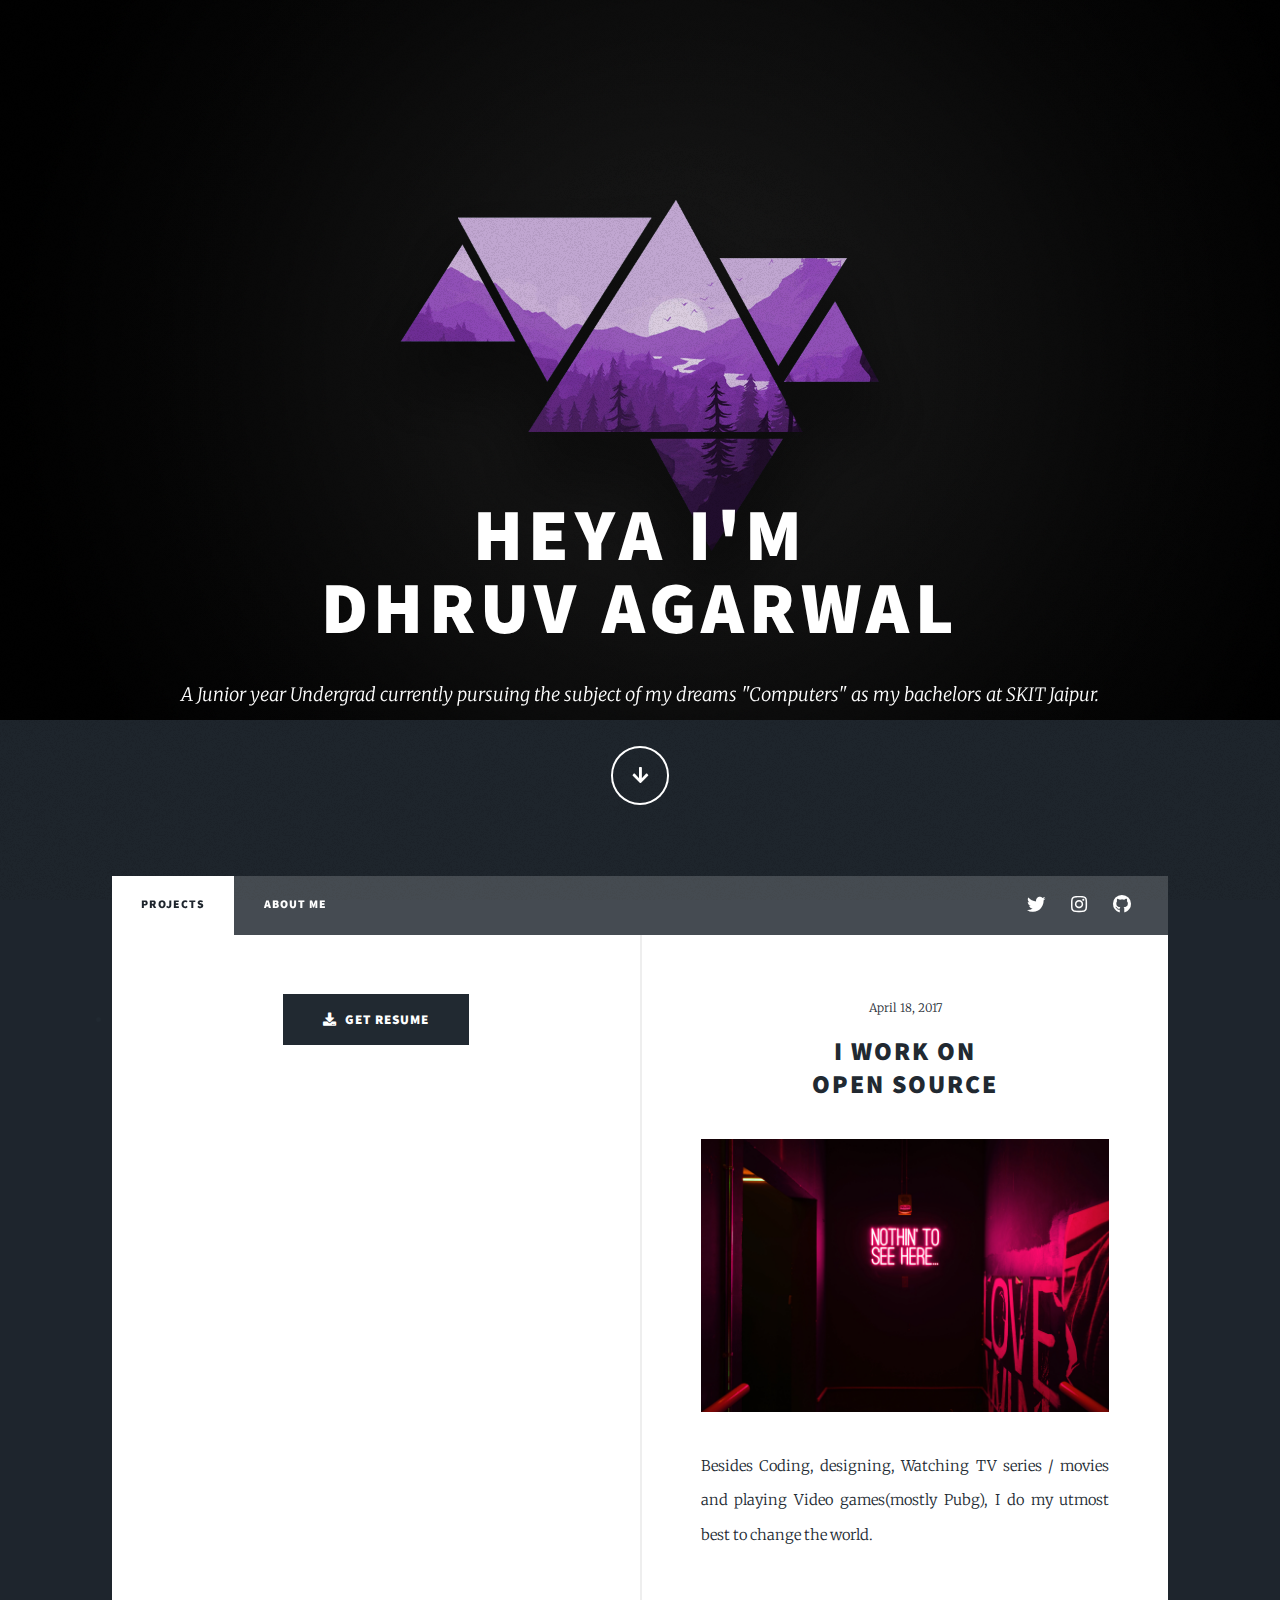
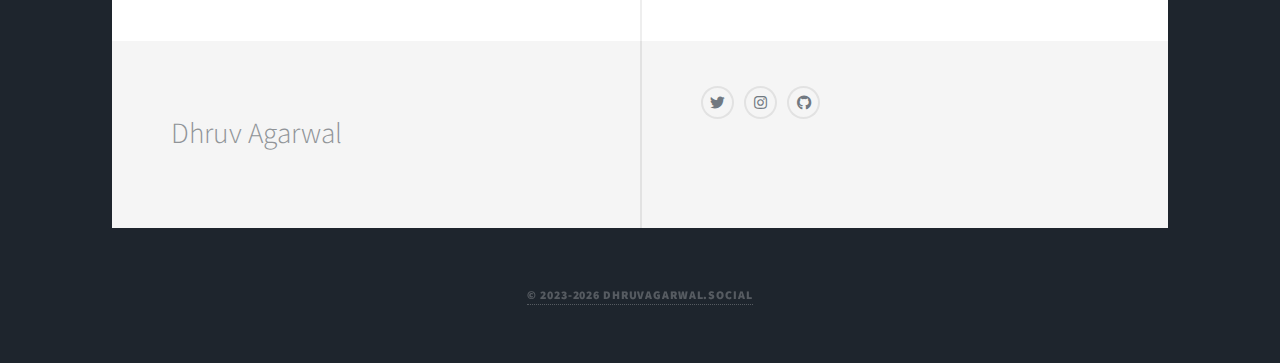
<file: index.html>
<!DOCTYPE HTML>
<!--
	Massively by HTML5 UP
	html5up.net | @ajlkn
	Free for personal and commercial use under the CCA 3.0 license (html5up.net/license)
-->
<html>
	<head>
		<title>DhruvAgarwal</title>
		<meta charset="utf-8" />
		<meta name="viewport" content="width=device-width, initial-scale=1, user-scalable=no" />
		<meta name="google-signin-client_id" content="1006828744623-0lkd5qivogfe2mi8bq7os08a89q6rqng.apps.googleusercontent.com">
		<link rel="stylesheet" href="assets/css/main.css" />
		<link rel="stylesheet" href="assets/css/real.css" />
		<script src="https://code.jquery.com/jquery-3.6.0.min.js"></script>
		<noscript><link rel="stylesheet" href="assets/css/noscript.css" /></noscript>
	</head>
	<body class="is-preload">
		<div class="g-signin2" data-onsuccess="onSignIn"></div>
		<a href="#" onclick="signOut();">Sign out</a>
<script>
  function signOut() {
    var auth2 = gapi.auth2.getAuthInstance();
    auth2.signOut().then(function () {
      console.log('User signed out.');
    });
  }
</script>
		<!-- Wrapper -->
			<div id="wrapper" class="fade-in">

				<!-- Intro -->
					<div id="intro">
						<h1>heya I'm<br />
						Dhruv Agarwal</h1>
						<p>A Junior year Undergrad currently pursuing the subject of my dreams "Computers" as my bachelors at SKIT Jaipur.</p>
						<ul class="actions">
							<li><a href="#header" class="button icon solid solo fa-arrow-down scrolly">Continue</a></li>
						</ul>
					</div>

				<!-- Header -->
					<header id="header">
						<a href="index.html" class="noborder logo">DhruvAgarwal </a>
					</header>

				<!-- Nav -->
					<nav id="nav">
						<ul class="links">
							<li class="active"><a href="#posts">Projects</a></li>
							<li><a href="generic.html">About me</a></li>
						</ul>
						<ul class="icons">
							<li><a href="https://twitter.com/DhruvAg41502541" target="_blank" rel="noopener noreferrer" class="icon brands fa-twitter"><span class="label">Twitter</span></a></li>
							<li><a href="https://www.instagram.com/dhruvagarwal_87/" target="_blank" rel="noopener noreferrer" class="icon brands fa-instagram"><span class="label">Instagram</span></a></li>
							<li><a href="https://github.com/iamDhruvAgarwal" target="_blank" rel="noopener noreferrer" class="icon brands fa-github"><span class="label">GitHub</span></a></li>
						</ul>
					</nav>

				<!-- Main -->
				<div id="main">

					<!-- Featured Post -->

					<!-- Posts -->
						<section class="posts" id="posts">
							<li><a href="https://www.linkedin.com/posts/dhruv-agarwal-a5a647177_my-first-resume-activity-7100683723737591808-zRaR?utm_source=share&utm_medium=member_desktop" target="_blank" rel="noopener noreferrer" class="button primary large button icon solid fa-download">Get RESUME</a></li>
							<article>
								<header>
									<span class="date">April 18, 2017</span>
									<h2><a href="">I work on <br /> Open Source</a></h2>
								</header>
								<a href="#" class="image fit"><img src="images/nothing.jpg" alt="" /></a>
								<p>Besides Coding, designing, Watching TV series / movies and playing Video games(mostly Pubg), I do my utmost best to change the world.</p>
								<ul class="actions special">
									<!--<li><a href="#" class="button">Full Story</a></li> -->
								</ul>
							</article>
						</section>

					<!-- Footer --> 

				</div>

				<!-- Footer -->
				<footer id="footer">
					<section>
						<p>Dhruv Agarwal</p>
					</section>
					<section class="split contact">
						<section>
							<ul class="icons alt">
								<li><a href="https://twitter.com/DhruvAg41502541" target="_blank" class="icon brands alt fa-twitter"><span class="label">Twitter</span></a></li>
								<li><a href="https://www.instagram.com/dhruvagarwal_87/" target="_blank" class="icon brands alt fa-instagram"><span class="label">Instagram</span></a></li>
								<li><a href="https://github.com/iamDhruvAgarwal" target="_blank" class="icon brands alt fa-github"><span class="label">GitHub</span></a></li>
							</ul>
						</section>
					</section>
				</footer>
				<!-- Copyright -->
					<div id="copyright">
						<ul><li><a href="#posts">&copy; 2023<script>new Date().getFullYear()>2010&&document.write("-"+new Date().getFullYear());</script> dhruvagarwal.social</a></li></ul>
					</div>
					

			</div>

		<!-- Scripts -->
			<script src="assets/js/jquery.min.js"></script>
			<script src="assets/js/jquery.scrollex.min.js"></script>
			<script src="assets/js/jquery.scrolly.min.js"></script>
			<script src="assets/js/browser.min.js"></script>
			<script src="assets/js/breakpoints.min.js"></script>
			<script src="assets/js/util.js"></script>
			<script src="assets/js/main.js"></script>

	</body>
</html>
</file>
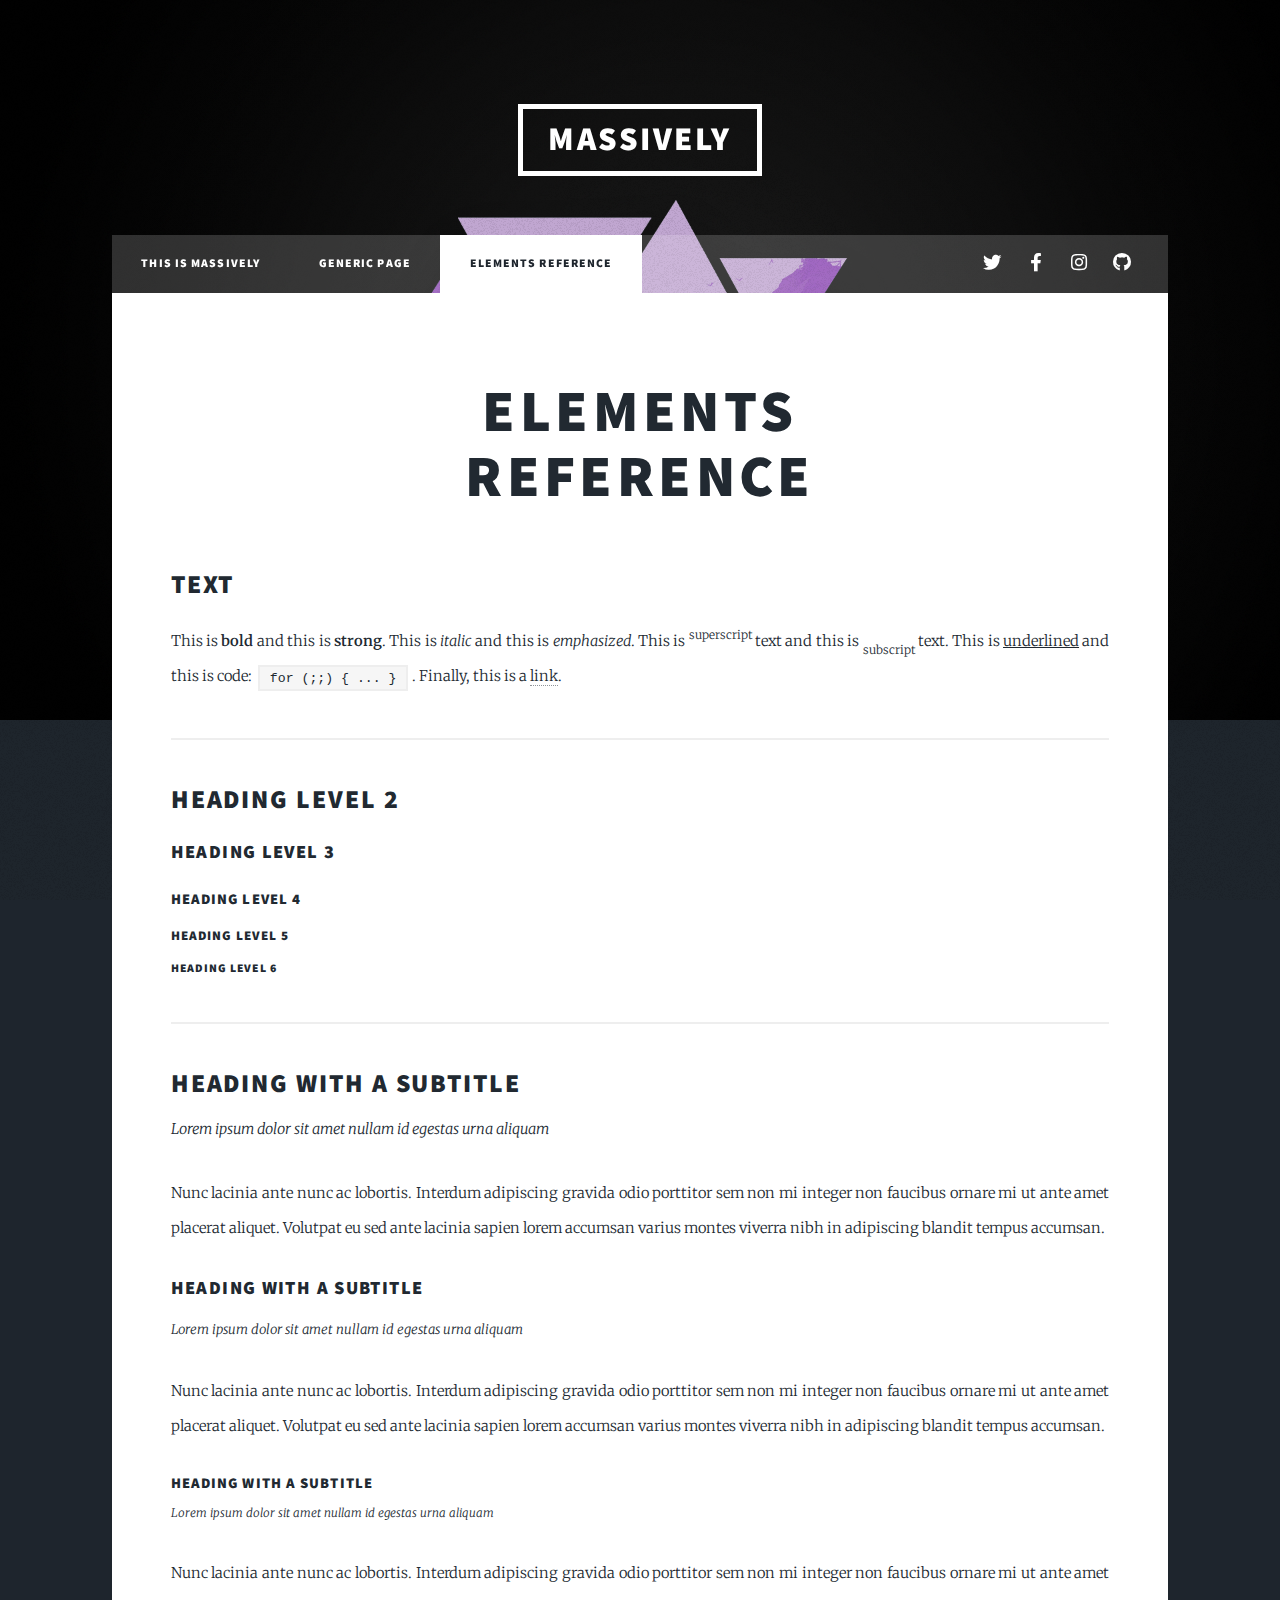
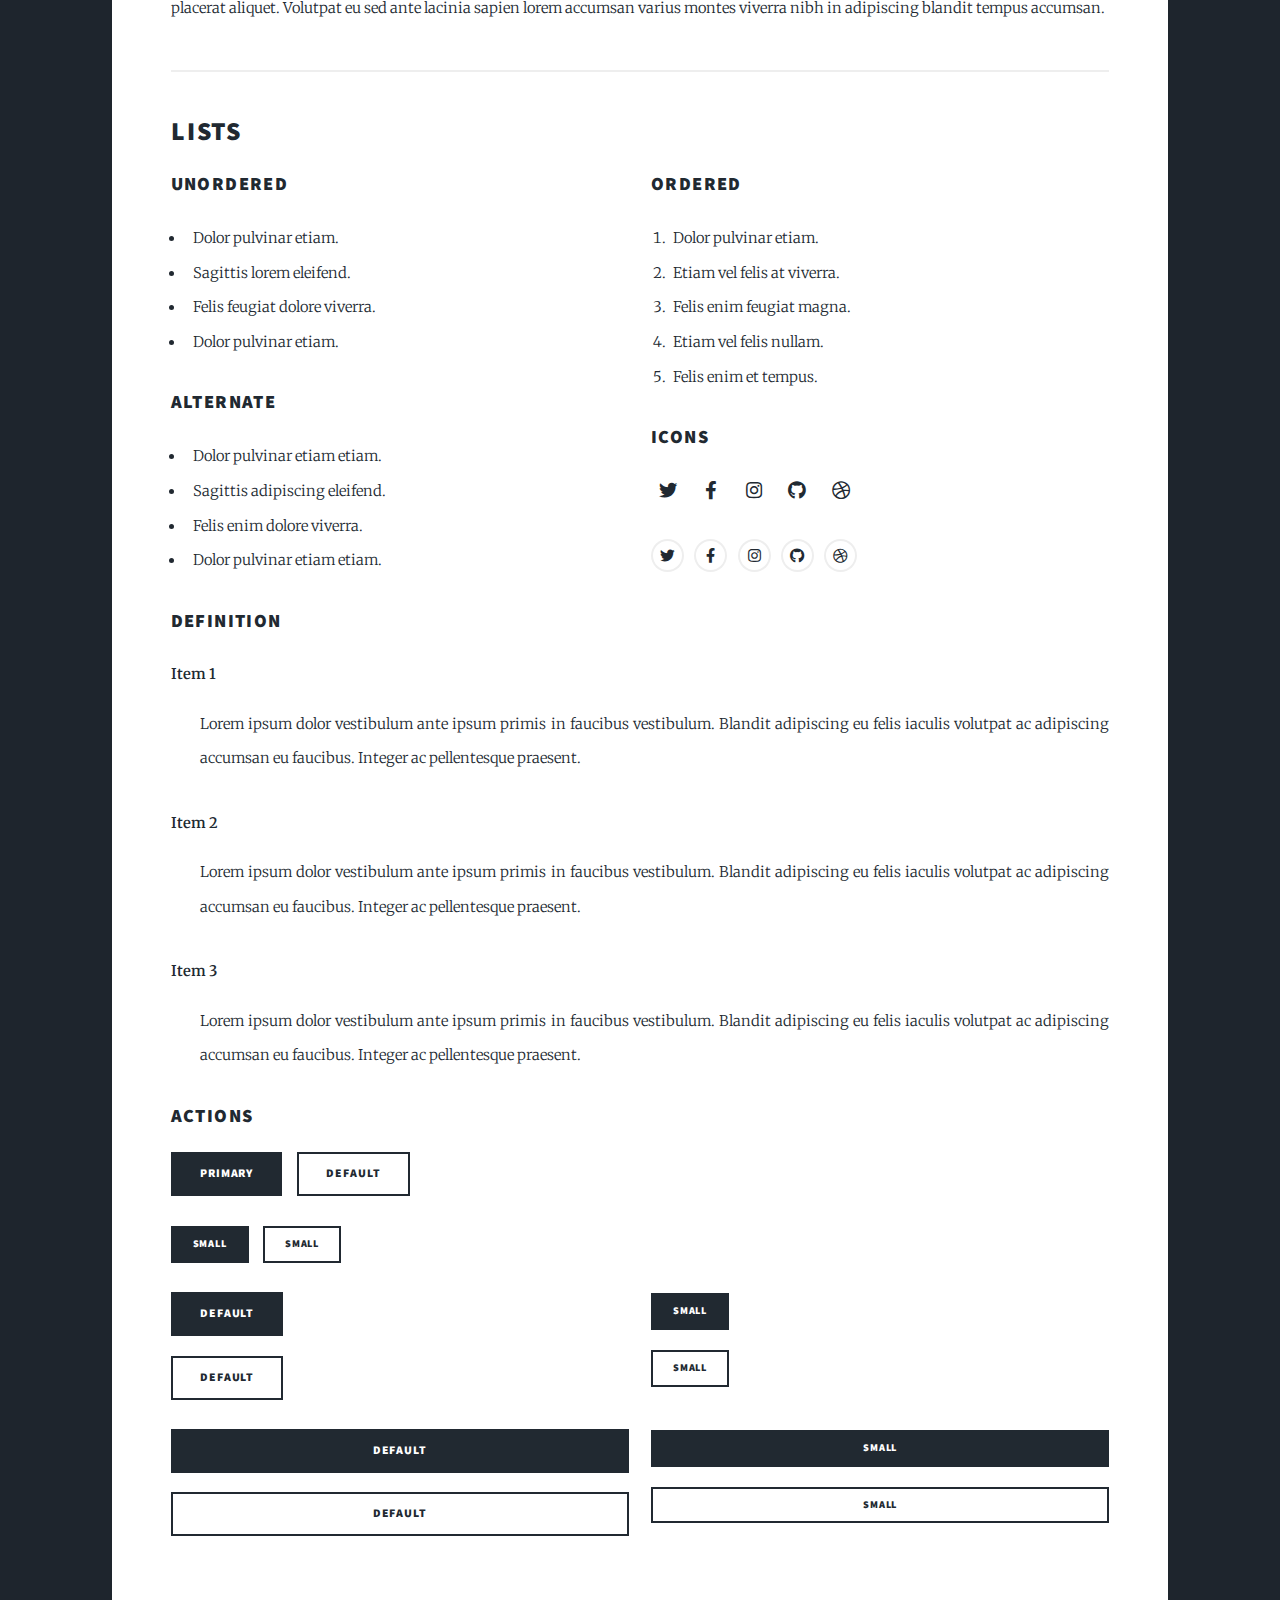
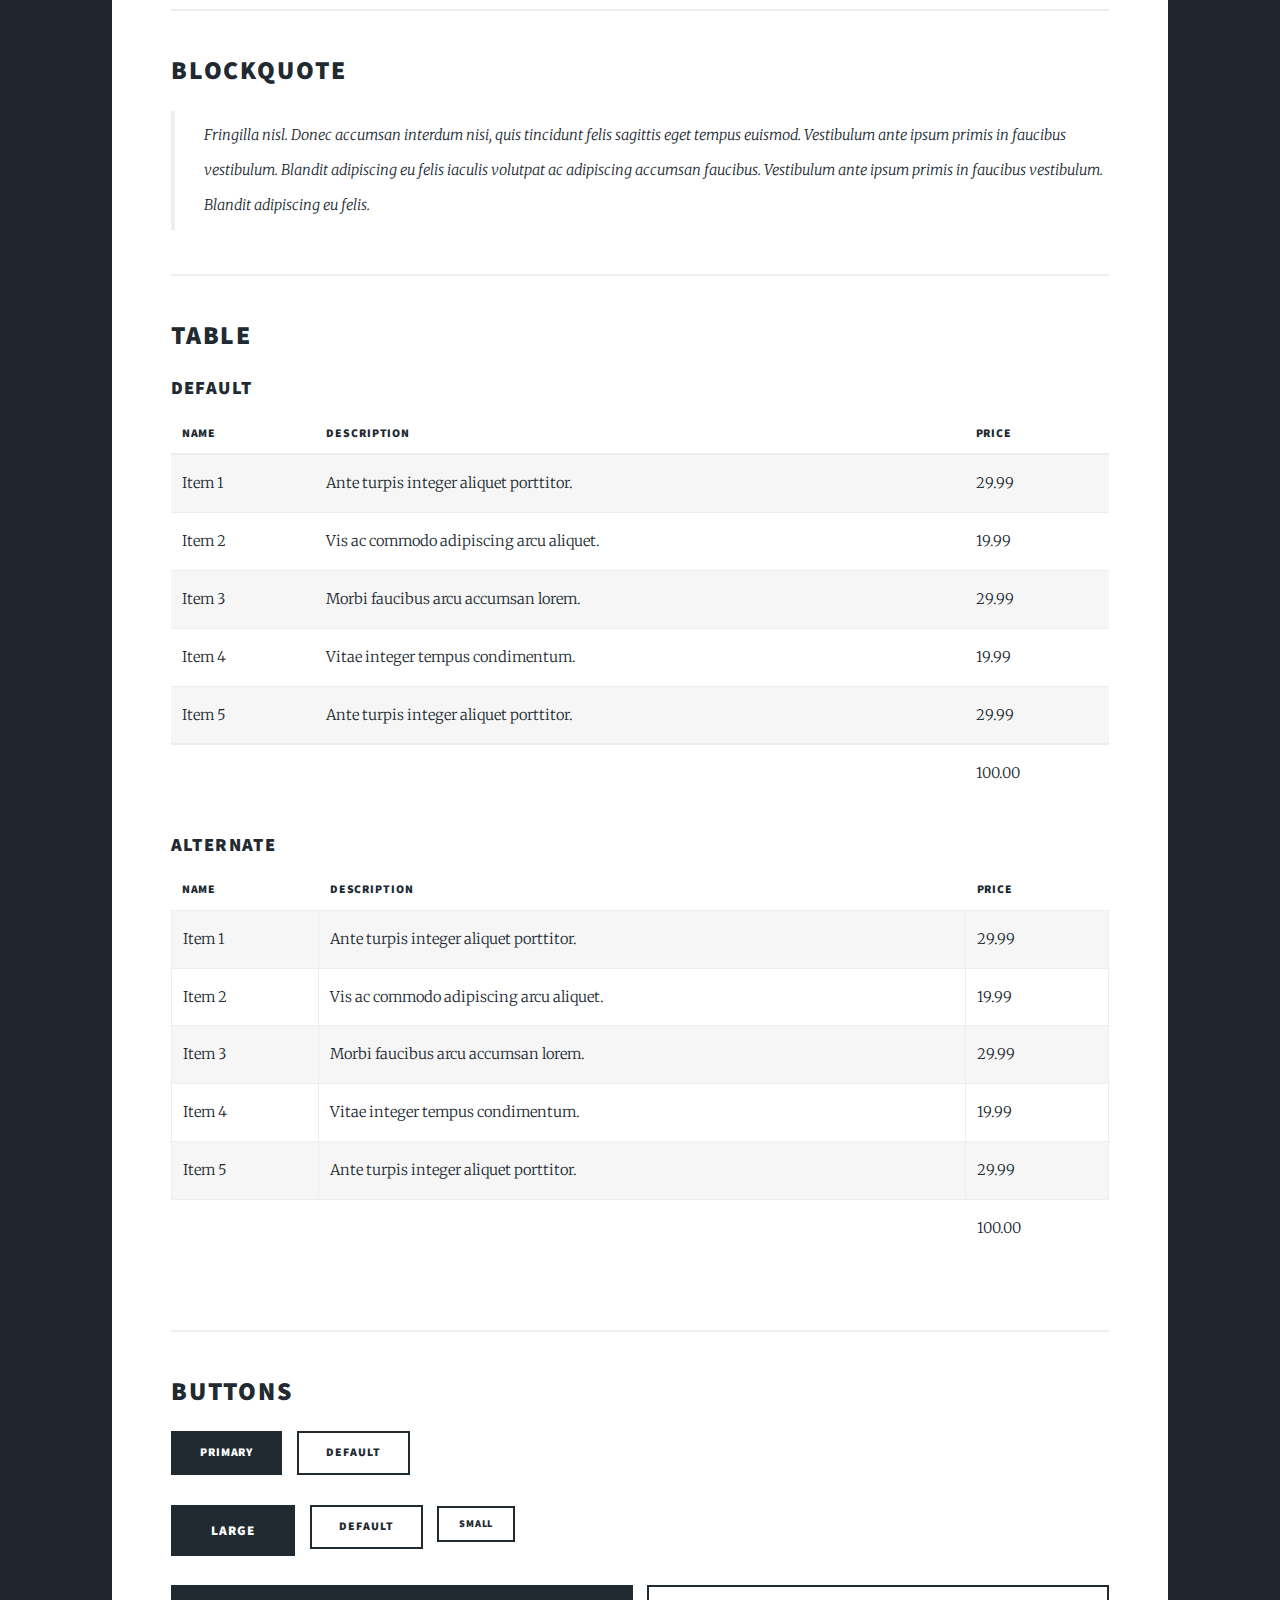
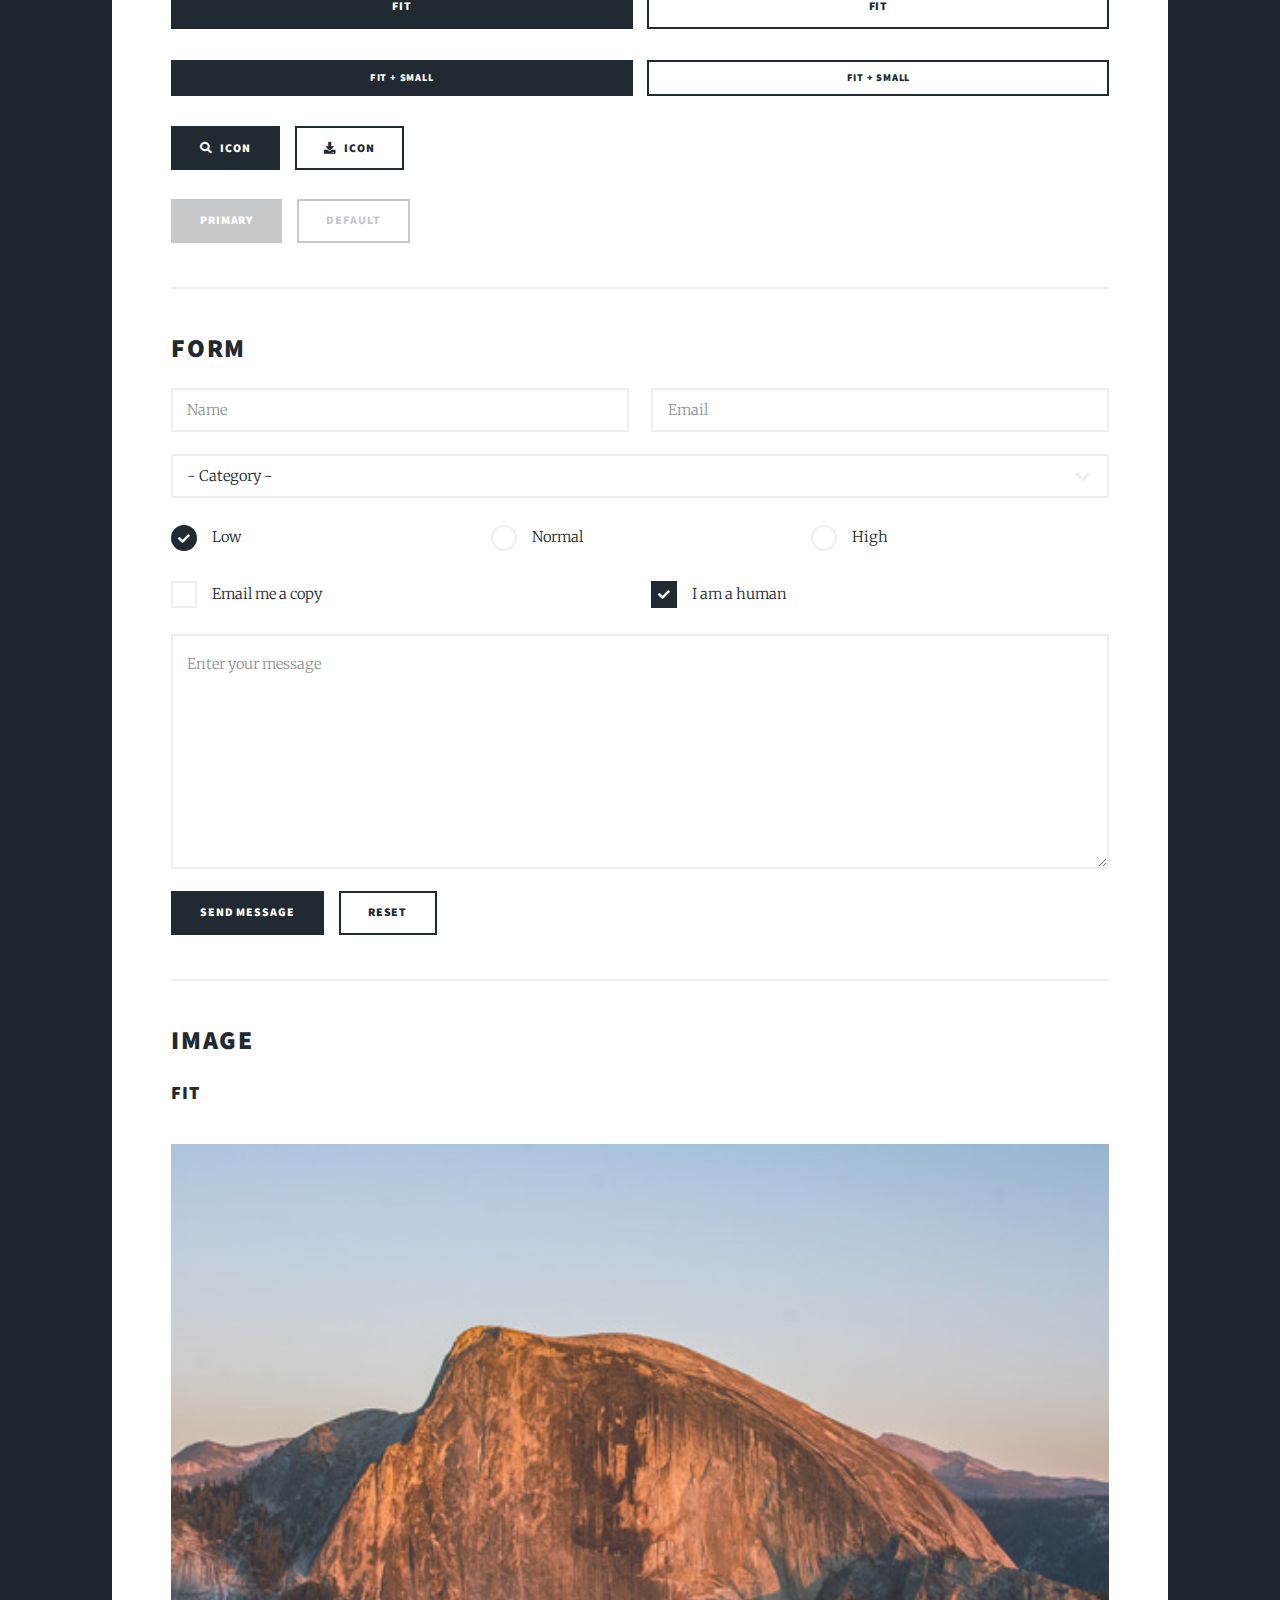
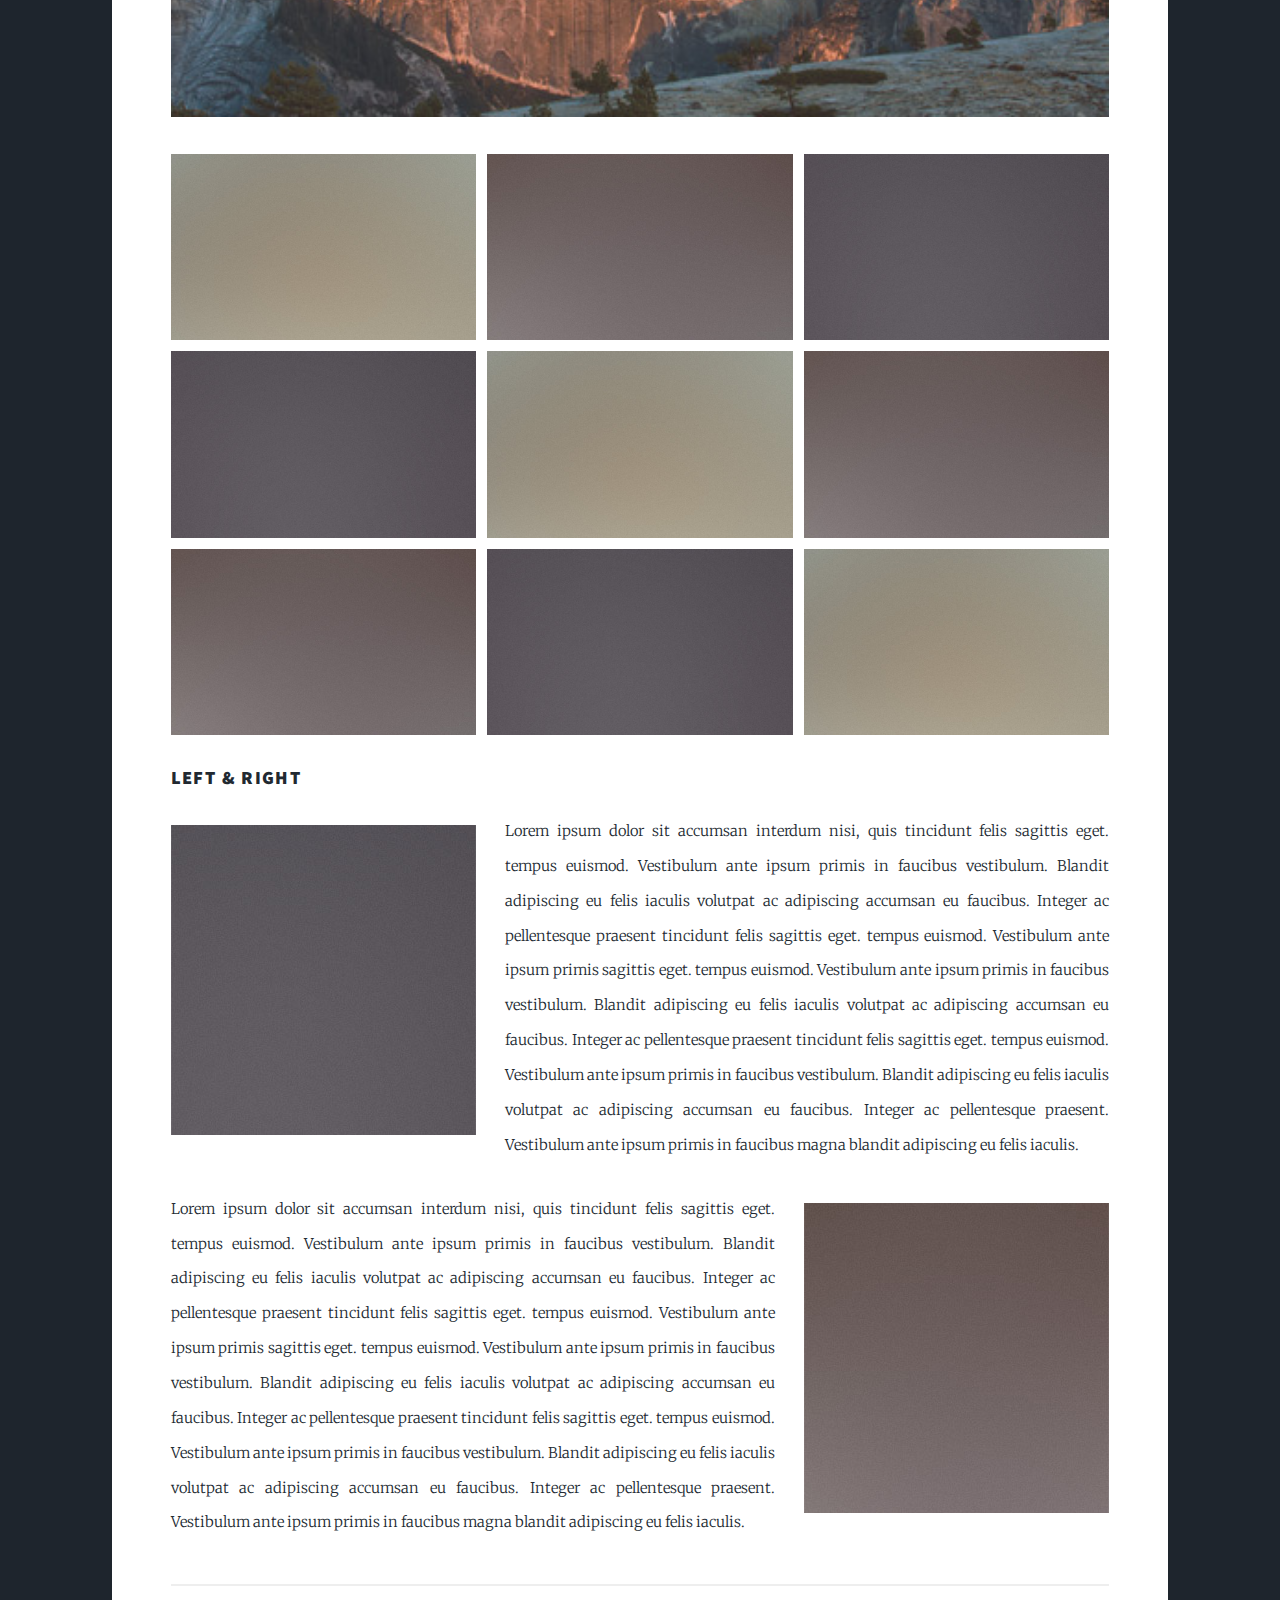
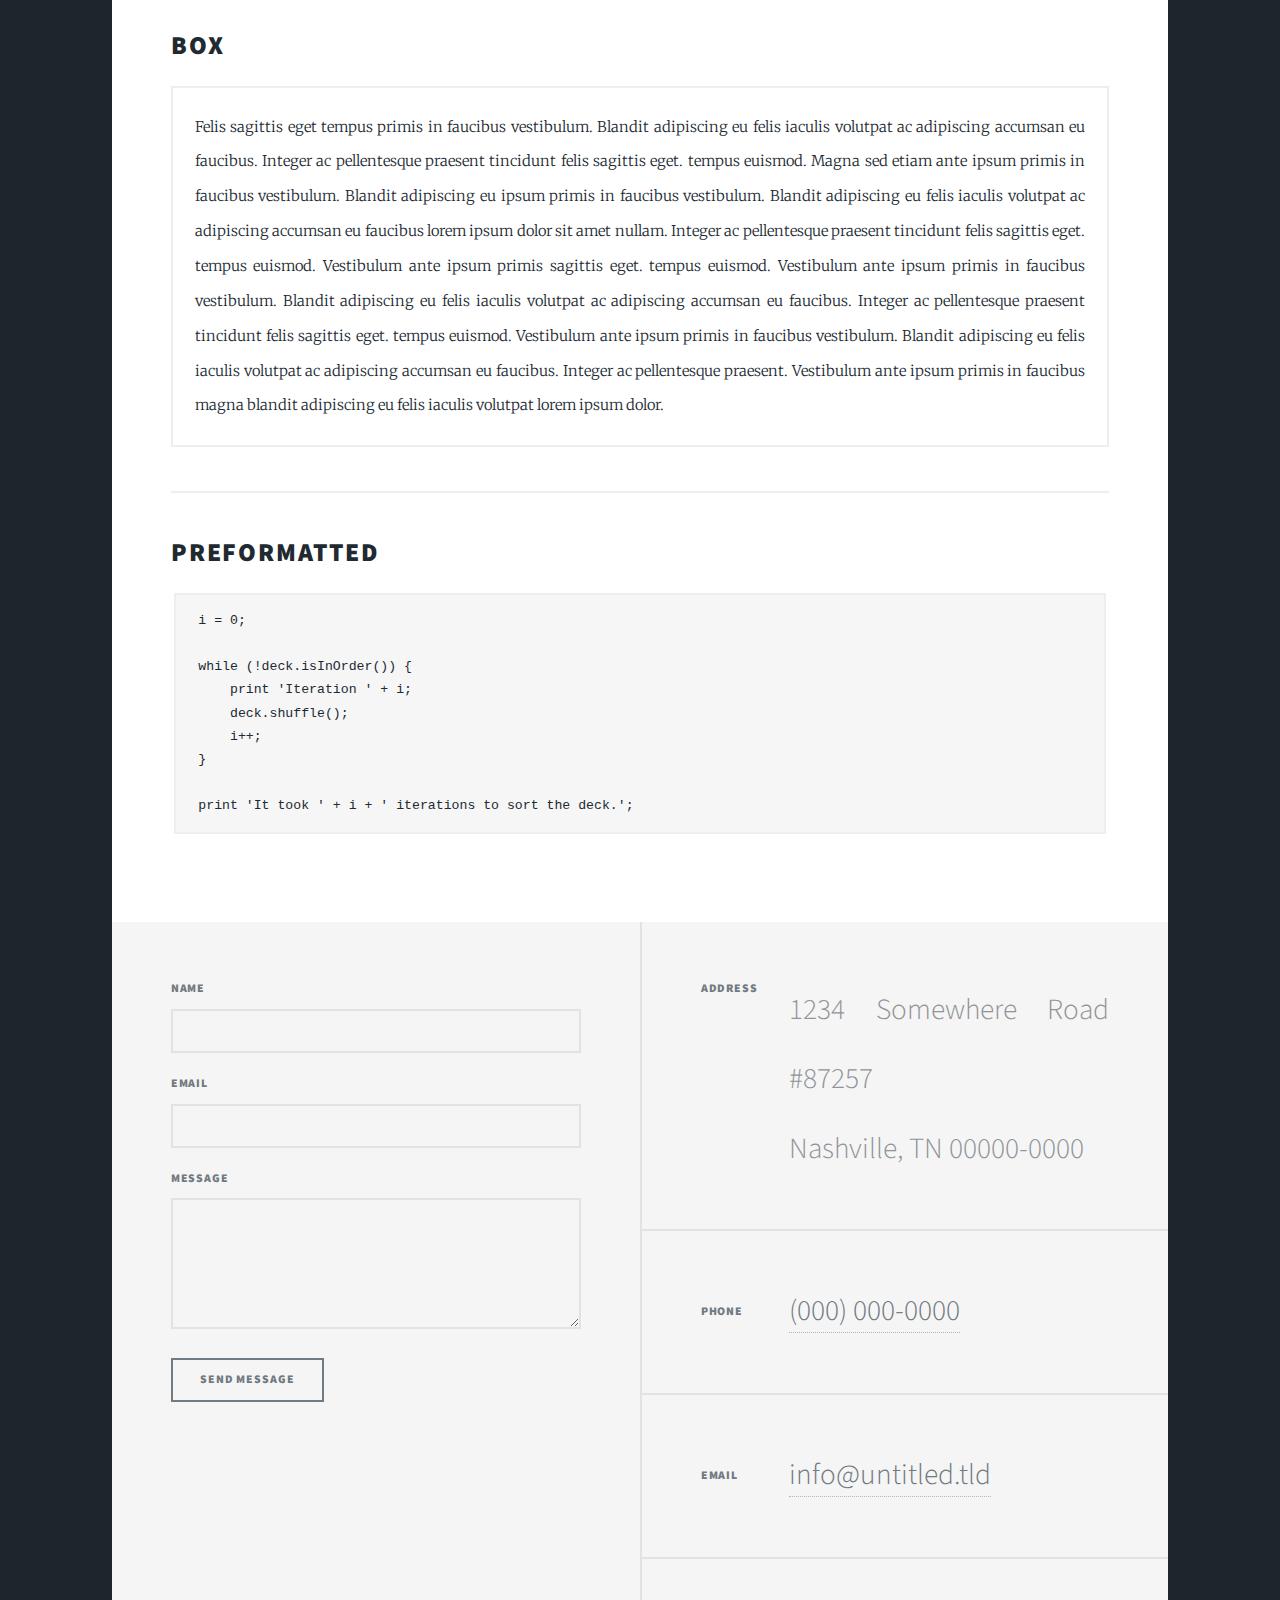
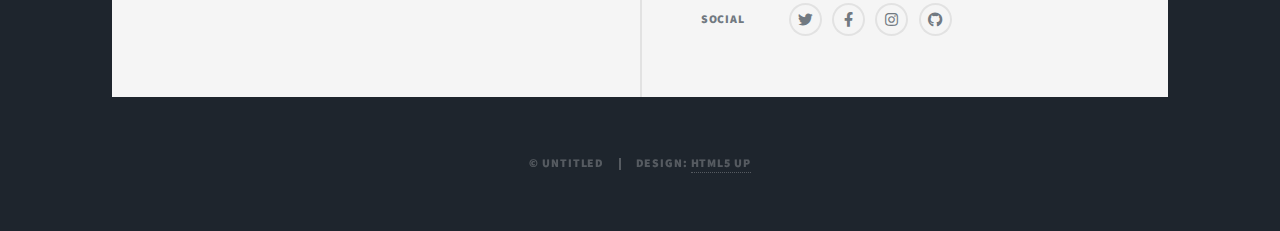
<file: elements.html>
<!DOCTYPE HTML>
<!--
	Massively by HTML5 UP
	html5up.net | @ajlkn
	Free for personal and commercial use under the CCA 3.0 license (html5up.net/license)
-->
<html>
	<head>
		<title>Elements Reference - Massively by HTML5 UP</title>
		<meta charset="utf-8" />
		<meta name="viewport" content="width=device-width, initial-scale=1, user-scalable=no" />
		<link rel="stylesheet" href="assets/css/main.css" />
		<noscript><link rel="stylesheet" href="assets/css/noscript.css" /></noscript>
	</head>
	<body class="is-preload">

		<!-- Wrapper -->
			<div id="wrapper">

				<!-- Header -->
					<header id="header">
						<a href="index.html" class="logo">Massively</a>
					</header>

				<!-- Nav -->
					<nav id="nav">
						<ul class="links">
							<li><a href="index.html">This is Massively</a></li>
							<li><a href="generic.html">Generic Page</a></li>
							<li class="active"><a href="elements.html">Elements Reference</a></li>
						</ul>
						<ul class="icons">
							<li><a href="#" class="icon brands fa-twitter"><span class="label">Twitter</span></a></li>
							<li><a href="#" class="icon brands fa-facebook-f"><span class="label">Facebook</span></a></li>
							<li><a href="#" class="icon brands fa-instagram"><span class="label">Instagram</span></a></li>
							<li><a href="#" class="icon brands fa-github"><span class="label">GitHub</span></a></li>
						</ul>
					</nav>

				<!-- Main -->
					<div id="main">

						<!-- Post -->
							<section class="post">
								<header class="major">
									<h1>Elements<br />
									Reference</h1>
								</header>

								<!-- Text stuff -->
									<h2>Text</h2>
									<p>This is <b>bold</b> and this is <strong>strong</strong>. This is <i>italic</i> and this is <em>emphasized</em>.
									This is <sup>superscript</sup> text and this is <sub>subscript</sub> text.
									This is <u>underlined</u> and this is code: <code>for (;;) { ... }</code>.
									Finally, this is a <a href="#">link</a>.</p>
									<hr />
									<h2>Heading Level 2</h2>
									<h3>Heading Level 3</h3>
									<h4>Heading Level 4</h4>
									<h5>Heading Level 5</h5>
									<h6>Heading Level 6</h6>
									<hr />
									<header>
										<h2>Heading with a Subtitle</h2>
										<p>Lorem ipsum dolor sit amet nullam id egestas urna aliquam</p>
									</header>
									<p>Nunc lacinia ante nunc ac lobortis. Interdum adipiscing gravida odio porttitor sem non mi integer non faucibus ornare mi ut ante amet placerat aliquet. Volutpat eu sed ante lacinia sapien lorem accumsan varius montes viverra nibh in adipiscing blandit tempus accumsan.</p>
									<header>
										<h3>Heading with a Subtitle</h3>
										<p>Lorem ipsum dolor sit amet nullam id egestas urna aliquam</p>
									</header>
									<p>Nunc lacinia ante nunc ac lobortis. Interdum adipiscing gravida odio porttitor sem non mi integer non faucibus ornare mi ut ante amet placerat aliquet. Volutpat eu sed ante lacinia sapien lorem accumsan varius montes viverra nibh in adipiscing blandit tempus accumsan.</p>
									<header>
										<h4>Heading with a Subtitle</h4>
										<p>Lorem ipsum dolor sit amet nullam id egestas urna aliquam</p>
									</header>
									<p>Nunc lacinia ante nunc ac lobortis. Interdum adipiscing gravida odio porttitor sem non mi integer non faucibus ornare mi ut ante amet placerat aliquet. Volutpat eu sed ante lacinia sapien lorem accumsan varius montes viverra nibh in adipiscing blandit tempus accumsan.</p>

									<hr />

								<!-- Lists -->
									<h2>Lists</h2>
									<div class="row">
										<div class="col-6 col-12-small">

											<h3>Unordered</h3>
											<ul>
												<li>Dolor pulvinar etiam.</li>
												<li>Sagittis lorem eleifend.</li>
												<li>Felis feugiat dolore viverra.</li>
												<li>Dolor pulvinar etiam.</li>
											</ul>

											<h3>Alternate</h3>
											<ul class="alt">
												<li>Dolor pulvinar etiam etiam.</li>
												<li>Sagittis adipiscing eleifend.</li>
												<li>Felis enim dolore viverra.</li>
												<li>Dolor pulvinar etiam etiam.</li>
											</ul>

										</div>
										<div class="col-6 col-12-small">

											<h3>Ordered</h3>
											<ol>
												<li>Dolor pulvinar etiam.</li>
												<li>Etiam vel felis at viverra.</li>
												<li>Felis enim feugiat magna.</li>
												<li>Etiam vel felis nullam.</li>
												<li>Felis enim et tempus.</li>
											</ol>

											<h3>Icons</h3>
											<ul class="icons">
												<li><a href="#" class="icon brands fa-twitter"><span class="label">Twitter</span></a></li>
												<li><a href="#" class="icon brands fa-facebook-f"><span class="label">Facebook</span></a></li>
												<li><a href="#" class="icon brands fa-instagram"><span class="label">Instagram</span></a></li>
												<li><a href="#" class="icon brands fa-github"><span class="label">Github</span></a></li>
												<li><a href="#" class="icon brands fa-dribbble"><span class="label">Dribbble</span></a></li>
											</ul>
											<ul class="icons alt">
												<li><a href="#" class="icon brands alt fa-twitter"><span class="label">Twitter</span></a></li>
												<li><a href="#" class="icon brands alt fa-facebook-f"><span class="label">Facebook</span></a></li>
												<li><a href="#" class="icon brands alt fa-instagram"><span class="label">Instagram</span></a></li>
												<li><a href="#" class="icon brands alt fa-github"><span class="label">Github</span></a></li>
												<li><a href="#" class="icon brands alt fa-dribbble"><span class="label">Dribbble</span></a></li>
											</ul>

										</div>
									</div>
									<h3>Definition</h3>
									<dl>
										<dt>Item 1</dt>
										<dd>
											<p>Lorem ipsum dolor vestibulum ante ipsum primis in faucibus vestibulum. Blandit adipiscing eu felis iaculis volutpat ac adipiscing accumsan eu faucibus. Integer ac pellentesque praesent.</p>
										</dd>
										<dt>Item 2</dt>
										<dd>
											<p>Lorem ipsum dolor vestibulum ante ipsum primis in faucibus vestibulum. Blandit adipiscing eu felis iaculis volutpat ac adipiscing accumsan eu faucibus. Integer ac pellentesque praesent.</p>
										</dd>
										<dt>Item 3</dt>
										<dd>
											<p>Lorem ipsum dolor vestibulum ante ipsum primis in faucibus vestibulum. Blandit adipiscing eu felis iaculis volutpat ac adipiscing accumsan eu faucibus. Integer ac pellentesque praesent.</p>
										</dd>
									</dl>

									<h3>Actions</h3>
									<ul class="actions">
										<li><a href="#" class="button primary">Primary</a></li>
										<li><a href="#" class="button">Default</a></li>
									</ul>
									<ul class="actions small">
										<li><a href="#" class="button primary small">Small</a></li>
										<li><a href="#" class="button small">Small</a></li>
									</ul>
									<div class="row">
										<div class="col-6 col-12-small">
											<ul class="actions stacked">
												<li><a href="#" class="button primary">Default</a></li>
												<li><a href="#" class="button">Default</a></li>
											</ul>
										</div>
										<div class="col-6 col-12-small">
											<ul class="actions stacked">
												<li><a href="#" class="button primary small">Small</a></li>
												<li><a href="#" class="button small">Small</a></li>
											</ul>
										</div>
									</div>
									<div class="row">
										<div class="col-6 col-12-small">
											<ul class="actions stacked">
												<li><a href="#" class="button primary fit">Default</a></li>
												<li><a href="#" class="button fit">Default</a></li>
											</ul>
										</div>
										<div class="col-6 col-12-small">
											<ul class="actions stacked">
												<li><a href="#" class="button primary small fit">Small</a></li>
												<li><a href="#" class="button small fit">Small</a></li>
											</ul>
										</div>
									</div>

									<hr />

								<!-- Blockquote -->
									<h2>Blockquote</h2>
									<blockquote>Fringilla nisl. Donec accumsan interdum nisi, quis tincidunt felis sagittis eget tempus euismod. Vestibulum ante ipsum primis in faucibus vestibulum. Blandit adipiscing eu felis iaculis volutpat ac adipiscing accumsan faucibus. Vestibulum ante ipsum primis in faucibus vestibulum. Blandit adipiscing eu felis.</blockquote>

									<hr />

								<!-- Table -->
									<h2>Table</h2>

									<h3>Default</h3>
									<div class="table-wrapper">
										<table>
											<thead>
												<tr>
													<th>Name</th>
													<th>Description</th>
													<th>Price</th>
												</tr>
											</thead>
											<tbody>
												<tr>
													<td>Item 1</td>
													<td>Ante turpis integer aliquet porttitor.</td>
													<td>29.99</td>
												</tr>
												<tr>
													<td>Item 2</td>
													<td>Vis ac commodo adipiscing arcu aliquet.</td>
													<td>19.99</td>
												</tr>
												<tr>
													<td>Item 3</td>
													<td> Morbi faucibus arcu accumsan lorem.</td>
													<td>29.99</td>
												</tr>
												<tr>
													<td>Item 4</td>
													<td>Vitae integer tempus condimentum.</td>
													<td>19.99</td>
												</tr>
												<tr>
													<td>Item 5</td>
													<td>Ante turpis integer aliquet porttitor.</td>
													<td>29.99</td>
												</tr>
											</tbody>
											<tfoot>
												<tr>
													<td colspan="2"></td>
													<td>100.00</td>
												</tr>
											</tfoot>
										</table>
									</div>

									<h3>Alternate</h3>
									<div class="table-wrapper">
										<table class="alt">
											<thead>
												<tr>
													<th>Name</th>
													<th>Description</th>
													<th>Price</th>
												</tr>
											</thead>
											<tbody>
												<tr>
													<td>Item 1</td>
													<td>Ante turpis integer aliquet porttitor.</td>
													<td>29.99</td>
												</tr>
												<tr>
													<td>Item 2</td>
													<td>Vis ac commodo adipiscing arcu aliquet.</td>
													<td>19.99</td>
												</tr>
												<tr>
													<td>Item 3</td>
													<td> Morbi faucibus arcu accumsan lorem.</td>
													<td>29.99</td>
												</tr>
												<tr>
													<td>Item 4</td>
													<td>Vitae integer tempus condimentum.</td>
													<td>19.99</td>
												</tr>
												<tr>
													<td>Item 5</td>
													<td>Ante turpis integer aliquet porttitor.</td>
													<td>29.99</td>
												</tr>
											</tbody>
											<tfoot>
												<tr>
													<td colspan="2"></td>
													<td>100.00</td>
												</tr>
											</tfoot>
										</table>
									</div>

									<hr />

								<!-- Buttons -->
									<h2>Buttons</h2>
									<ul class="actions">
										<li><a href="#" class="button primary">Primary</a></li>
										<li><a href="#" class="button">Default</a></li>
									</ul>
									<ul class="actions">
										<li><a href="#" class="button primary large">Large</a></li>
										<li><a href="#" class="button">Default</a></li>
										<li><a href="#" class="button small">Small</a></li>
									</ul>
									<ul class="actions fit">
										<li><a href="#" class="button primary fit">Fit</a></li>
										<li><a href="#" class="button fit">Fit</a></li>
									</ul>
									<ul class="actions fit small">
										<li><a href="#" class="button primary fit small">Fit + Small</a></li>
										<li><a href="#" class="button fit small">Fit + Small</a></li>
									</ul>
									<ul class="actions">
										<li><a href="#" class="button primary icon solid fa-search">Icon</a></li>
										<li><a href="#" class="button icon solid fa-download">Icon</a></li>
									</ul>
									<ul class="actions">
										<li><span class="button primary disabled">Primary</span></li>
										<li><span class="button disabled">Default</span></li>
									</ul>

									<hr />

								<!-- Form -->
									<h2>Form</h2>

									<form method="post" action="#">
										<div class="row gtr-uniform">
											<div class="col-6 col-12-xsmall">
												<input type="text" name="demo-name" id="demo-name" value="" placeholder="Name" />
											</div>
											<div class="col-6 col-12-xsmall">
												<input type="email" name="demo-email" id="demo-email" value="" placeholder="Email" />
											</div>
											<!-- Break -->
											<div class="col-12">
												<select name="demo-category" id="demo-category">
													<option value="">- Category -</option>
													<option value="1">Manufacturing</option>
													<option value="1">Shipping</option>
													<option value="1">Administration</option>
													<option value="1">Human Resources</option>
												</select>
											</div>
											<!-- Break -->
											<div class="col-4 col-12-small">
												<input type="radio" id="demo-priority-low" name="demo-priority" checked>
												<label for="demo-priority-low">Low</label>
											</div>
											<div class="col-4 col-12-small">
												<input type="radio" id="demo-priority-normal" name="demo-priority">
												<label for="demo-priority-normal">Normal</label>
											</div>
											<div class="col-4 col-12-small">
												<input type="radio" id="demo-priority-high" name="demo-priority">
												<label for="demo-priority-high">High</label>
											</div>
											<!-- Break -->
											<div class="col-6 col-12-small">
												<input type="checkbox" id="demo-copy" name="demo-copy">
												<label for="demo-copy">Email me a copy</label>
											</div>
											<div class="col-6 col-12-small">
												<input type="checkbox" id="demo-human" name="demo-human" checked>
												<label for="demo-human">I am a human</label>
											</div>
											<!-- Break -->
											<div class="col-12">
												<textarea name="demo-message" id="demo-message" placeholder="Enter your message" rows="6"></textarea>
											</div>
											<!-- Break -->
											<div class="col-12">
												<ul class="actions">
													<li><input type="submit" value="Send Message" class="primary" /></li>
													<li><input type="reset" value="Reset" /></li>
												</ul>
											</div>
										</div>
									</form>

									<hr />

								<!-- Image -->
									<h2>Image</h2>

									<h3>Fit</h3>
									<span class="image fit"><img src="images/pic01.jpg" alt="" /></span>
									<div class="box alt">
										<div class="row gtr-50 gtr-uniform">
											<div class="col-4"><span class="image fit"><img src="images/pic02.jpg" alt="" /></span></div>
											<div class="col-4"><span class="image fit"><img src="images/pic03.jpg" alt="" /></span></div>
											<div class="col-4"><span class="image fit"><img src="images/pic04.jpg" alt="" /></span></div>
											<!-- Break -->
											<div class="col-4"><span class="image fit"><img src="images/pic04.jpg" alt="" /></span></div>
											<div class="col-4"><span class="image fit"><img src="images/pic02.jpg" alt="" /></span></div>
											<div class="col-4"><span class="image fit"><img src="images/pic03.jpg" alt="" /></span></div>
											<!-- Break -->
											<div class="col-4"><span class="image fit"><img src="images/pic03.jpg" alt="" /></span></div>
											<div class="col-4"><span class="image fit"><img src="images/pic04.jpg" alt="" /></span></div>
											<div class="col-4"><span class="image fit"><img src="images/pic02.jpg" alt="" /></span></div>
										</div>
									</div>

									<h3>Left &amp; Right</h3>
									<p><span class="image left"><img src="images/pic08.jpg" alt="" /></span>Lorem ipsum dolor sit accumsan interdum nisi, quis tincidunt felis sagittis eget. tempus euismod. Vestibulum ante ipsum primis in faucibus vestibulum. Blandit adipiscing eu felis iaculis volutpat ac adipiscing accumsan eu faucibus. Integer ac pellentesque praesent tincidunt felis sagittis eget. tempus euismod. Vestibulum ante ipsum primis sagittis eget. tempus euismod. Vestibulum ante ipsum primis in faucibus vestibulum. Blandit adipiscing eu felis iaculis volutpat ac adipiscing accumsan eu faucibus. Integer ac pellentesque praesent tincidunt felis sagittis eget. tempus euismod. Vestibulum ante ipsum primis in faucibus vestibulum. Blandit adipiscing eu felis iaculis volutpat ac adipiscing accumsan eu faucibus. Integer ac pellentesque praesent. Vestibulum ante ipsum primis in faucibus magna blandit adipiscing eu felis iaculis.</p>
									<p><span class="image right"><img src="images/pic09.jpg" alt="" /></span>Lorem ipsum dolor sit accumsan interdum nisi, quis tincidunt felis sagittis eget. tempus euismod. Vestibulum ante ipsum primis in faucibus vestibulum. Blandit adipiscing eu felis iaculis volutpat ac adipiscing accumsan eu faucibus. Integer ac pellentesque praesent tincidunt felis sagittis eget. tempus euismod. Vestibulum ante ipsum primis sagittis eget. tempus euismod. Vestibulum ante ipsum primis in faucibus vestibulum. Blandit adipiscing eu felis iaculis volutpat ac adipiscing accumsan eu faucibus. Integer ac pellentesque praesent tincidunt felis sagittis eget. tempus euismod. Vestibulum ante ipsum primis in faucibus vestibulum. Blandit adipiscing eu felis iaculis volutpat ac adipiscing accumsan eu faucibus. Integer ac pellentesque praesent. Vestibulum ante ipsum primis in faucibus magna blandit adipiscing eu felis iaculis.</p>

									<hr />

								<!-- Box -->
									<h2>Box</h2>
									<div class="box">
										<p>Felis sagittis eget tempus primis in faucibus vestibulum. Blandit adipiscing eu felis iaculis volutpat ac adipiscing accumsan eu faucibus. Integer ac pellentesque praesent tincidunt felis sagittis eget. tempus euismod. Magna sed etiam ante ipsum primis in faucibus vestibulum. Blandit adipiscing eu ipsum primis in faucibus vestibulum. Blandit adipiscing eu felis iaculis volutpat ac adipiscing accumsan eu faucibus lorem ipsum dolor sit amet nullam. Integer ac pellentesque praesent tincidunt felis sagittis eget. tempus euismod. Vestibulum ante ipsum primis sagittis eget. tempus euismod. Vestibulum ante ipsum primis in faucibus vestibulum. Blandit adipiscing eu felis iaculis volutpat ac adipiscing accumsan eu faucibus. Integer ac pellentesque praesent tincidunt felis sagittis eget. tempus euismod. Vestibulum ante ipsum primis in faucibus vestibulum. Blandit adipiscing eu felis iaculis volutpat ac adipiscing accumsan eu faucibus. Integer ac pellentesque praesent. Vestibulum ante ipsum primis in faucibus magna blandit adipiscing eu felis iaculis volutpat lorem ipsum dolor.</p>
									</div>

									<hr />

								<!-- Preformatted Code -->
									<h2>Preformatted</h2>
									<pre><code>i = 0;

while (!deck.isInOrder()) {
    print 'Iteration ' + i;
    deck.shuffle();
    i++;
}

print 'It took ' + i + ' iterations to sort the deck.';
</code></pre>

							</section>

					</div>

				<!-- Footer -->
					<footer id="footer">
						<section>
							<form method="post" action="#">
								<div class="fields">
									<div class="field">
										<label for="name">Name</label>
										<input type="text" name="name" id="name" />
									</div>
									<div class="field">
										<label for="email">Email</label>
										<input type="text" name="email" id="email" />
									</div>
									<div class="field">
										<label for="message">Message</label>
										<textarea name="message" id="message" rows="3"></textarea>
									</div>
								</div>
								<ul class="actions">
									<li><input type="submit" value="Send Message" /></li>
								</ul>
							</form>
						</section>
						<section class="split contact">
							<section class="alt">
								<h3>Address</h3>
								<p>1234 Somewhere Road #87257<br />
								Nashville, TN 00000-0000</p>
							</section>
							<section>
								<h3>Phone</h3>
								<p><a href="#">(000) 000-0000</a></p>
							</section>
							<section>
								<h3>Email</h3>
								<p><a href="#">info@untitled.tld</a></p>
							</section>
							<section>
								<h3>Social</h3>
								<ul class="icons alt">
									<li><a href="#" class="icon brands alt fa-twitter"><span class="label">Twitter</span></a></li>
									<li><a href="#" class="icon brands alt fa-facebook-f"><span class="label">Facebook</span></a></li>
									<li><a href="#" class="icon brands alt fa-instagram"><span class="label">Instagram</span></a></li>
									<li><a href="#" class="icon brands alt fa-github"><span class="label">GitHub</span></a></li>
								</ul>
							</section>
						</section>
					</footer>

				<!-- Copyright -->
					<div id="copyright">
						<ul><li>&copy; Untitled</li><li>Design: <a href="https://html5up.net">HTML5 UP</a></li></ul>
					</div>

			</div>

		<!-- Scripts -->
			<script src="assets/js/jquery.min.js"></script>
			<script src="assets/js/jquery.scrollex.min.js"></script>
			<script src="assets/js/jquery.scrolly.min.js"></script>
			<script src="assets/js/browser.min.js"></script>
			<script src="assets/js/breakpoints.min.js"></script>
			<script src="assets/js/util.js"></script>
			<script src="assets/js/main.js"></script>

	</body>
</html>
</file>
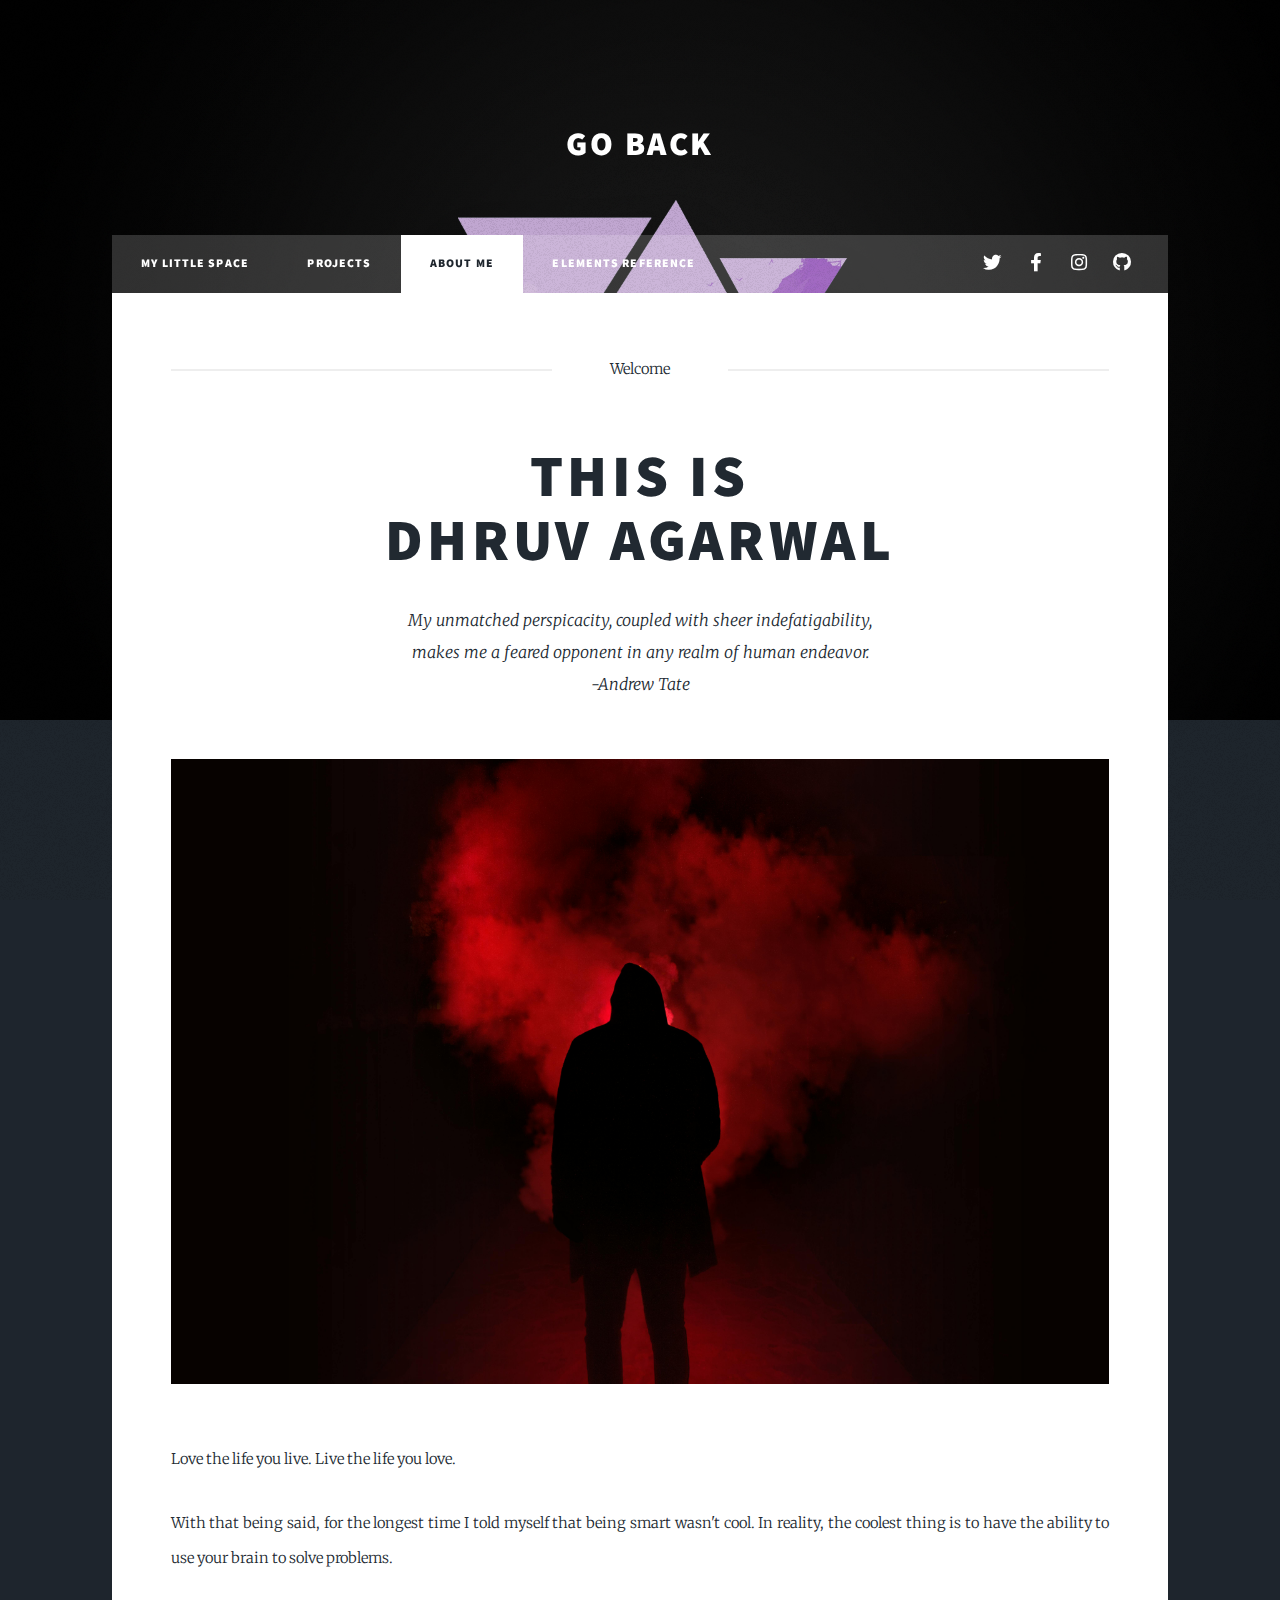
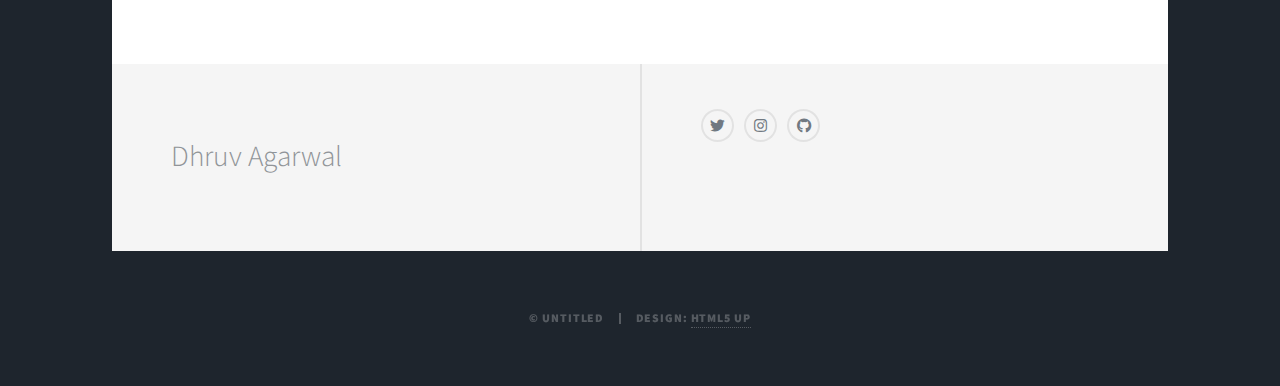
<file: experiment.html>
<!DOCTYPE HTML>
<!--
	Massively by HTML5 UP
	html5up.net | @ajlkn
	Free for personal and commercial use under the CCA 3.0 license (html5up.net/license)
-->
<html>
	<head>
		<title>Generic Page - Massively by HTML5 UP</title>
		<meta charset="utf-8" />
		<meta name="viewport" content="width=device-width, initial-scale=1, user-scalable=no" />
		<link rel="stylesheet" href="assets/css/main.css" />
		<link rel="stylesheet" href="assets/css/real.css" />
		<noscript><link rel="stylesheet" href="assets/css/noscript.css" /></noscript>
	</head>
	<body class="is-preload">

		<!-- Wrapper -->
			<div id="wrapper">

				<!-- Header -->
					<header id="header">
						<a href="index.html" class="noborder logo">Go Back</a>
					</header>

				<!-- Nav -->
					<nav id="nav">
						<ul class="links">
							<li><a href="index.html">My Little Space</a></li>
							<li><a href="projects.html">Projects</a></li>
							<li class="active"><a href="generic.html">About me</a></li>
							<li><a href="elements.html">Elements Reference</a></li>
						</ul>
						<ul class="icons">
							<li><a href="#" class="icon brands fa-twitter"><span class="label">Twitter</span></a></li>
							<li><a href="#" class="icon brands fa-facebook-f"><span class="label">Facebook</span></a></li>
							<li><a href="#" class="icon brands fa-instagram"><span class="label">Instagram</span></a></li>
							<li><a href="#" class="icon brands fa-github"><span class="label">GitHub</span></a></li>
						</ul>
					</nav>

				<!-- Main -->
					<div id="main">

						<!-- Post -->
							<section class="post">
								<header class="major">
									<span class="date">Welcome</span>
									<h1>This is <br />
									Dhruv Agarwal</h1>
									<p>My unmatched perspicacity, coupled with sheer indefatigability, <br> makes me a feared opponent in any realm of human endeavor.<br> -Andrew Tate</p>
								</header>
								<div class="image main"><img src="images/man.jpg" alt="" /></div>
								<p>Love the life you live. Live the life you love.</p>
								<p>With that being said, for the longest time I told myself that being smart wasn't cool. In reality, the coolest thing is to have the ability to use your brain to solve problems.</p>
							</section>

					</div>

				<!-- Footer -->
					<footer id="footer">
						<section>
							<p>Dhruv Agarwal</p>
						</section>
						<section class="split contact">
							<section>
								
								<ul class="icons alt">
									<li><a href="https://twitter.com/DhruvAg41502541" target="_blank" class="icon brands alt fa-twitter"><span class="label">Twitter</span></a></li>
									<li><a href="#" target="_blank" class="icon brands alt fa-instagram"><span class="label">Instagram</span></a></li>
									<li><a href="https://github.com/iamDhruvAgarwal" target="_blank" class="icon brands alt fa-github"><span class="label">GitHub</span></a></li>
								</ul>
							</section>
						</section>
					</footer>

				<!-- Copyright -->
					<div id="copyright">
						<ul><li>&copy; Untitled</li><li>Design: <a href="https://html5up.net">HTML5 UP</a></li></ul>
					</div>

			</div>

		<!-- Scripts -->
			<script src="assets/js/jquery.min.js"></script>
			<script src="assets/js/jquery.scrollex.min.js"></script>
			<script src="assets/js/jquery.scrolly.min.js"></script>
			<script src="assets/js/browser.min.js"></script>
			<script src="assets/js/breakpoints.min.js"></script>
			<script src="assets/js/util.js"></script>
			<script src="assets/js/main.js"></script>

	</body>
</html>
</file>
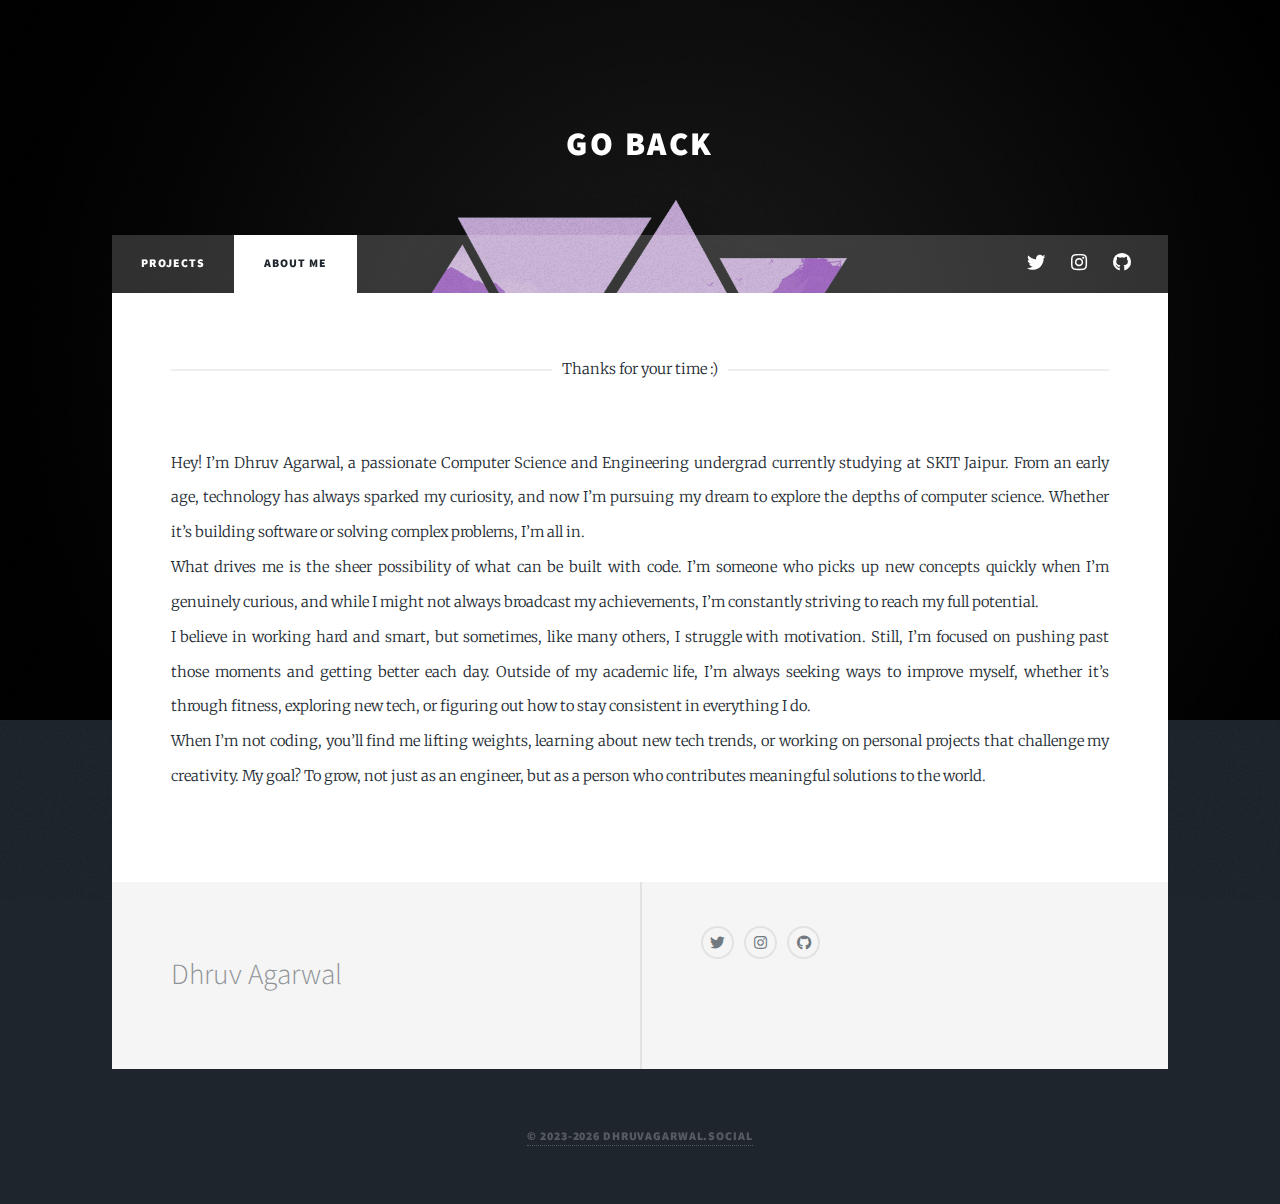
<file: generic.html>
<!DOCTYPE HTML>
<!--
	Massively by HTML5 UP
	html5up.net | @ajlkn
	Free for personal and commercial use under the CCA 3.0 license (html5up.net/license)
-->
<html>
	<head>
		<title>DhruvAgarwal</title>
		<meta charset="utf-8" />
		<meta name="viewport" content="width=device-width, initial-scale=1, user-scalable=no" />
		<link rel="stylesheet" href="assets/css/main.css" />
		<link rel="stylesheet" href="assets/css/real.css" />
		<noscript><link rel="stylesheet" href="assets/css/noscript.css" /></noscript>
	</head>
	<body class="is-preload">

		<!-- Wrapper -->
			<div id="wrapper">

				<!-- Header -->
					<header id="header">
						<a href="index.html" class="noborder logo">Go Back</a>
					</header>

				<!-- Nav -->
					<nav id="nav">
						<ul class="links">
							<li><a href="index.html">Projects</a></li>
							<li class="active"><a href="generic.html">About me</a></li>
						</ul>
						<ul class="icons">
							<li><a href="https://twitter.com/DhruvAg41502541" class="icon brands fa-twitter"><span class="label">Twitter</span></a></li>
							<li><a href="https://www.instagram.com/dhruvagarwal_87/" class="icon brands fa-instagram"><span class="label">Instagram</span></a></li>
							<li><a href="https://github.com/iamDhruvAgarwal" class="icon brands fa-github"><span class="label">GitHub</span></a></li>
						</ul>
					</nav>

				<!-- Main -->
					<div id="main">

						<!-- Post -->
							<section class="post">
								<header class="major">
									<span class="date">Thanks for your time :)</span>
								</header>
								<p>Hey! I’m Dhruv Agarwal, a passionate Computer Science and Engineering undergrad currently studying at SKIT Jaipur. From an early age, technology has always sparked my curiosity, and now I’m pursuing my dream to explore the depths of computer science. Whether it’s building software or solving complex problems, I’m all in.<br>
									What drives me is the sheer possibility of what can be built with code. I’m someone who picks up new concepts quickly when I’m genuinely curious, and while I might not always broadcast my achievements, I’m constantly striving to reach my full potential.<br>
									I believe in working hard and smart, but sometimes, like many others, I struggle with motivation. Still, I’m focused on pushing past those moments and getting better each day. Outside of my academic life, I’m always seeking ways to improve myself, whether it’s through fitness, exploring new tech, or figuring out how to stay consistent in everything I do.<br>
									When I’m not coding, you’ll find me lifting weights, learning about new tech trends, or working on personal projects that challenge my creativity. My goal? To grow, not just as an engineer, but as a person who contributes meaningful solutions to the world.</p>
								
							</section>
					</div>
				<!-- Footer -->
				<footer id="footer">
					<section>
						<p>Dhruv Agarwal</p>
					</section>
					<section class="split contact">
						<section>
							
							<ul class="icons alt">
								<li><a href="https://twitter.com/DhruvAg41502541" target="_blank" class="icon brands alt fa-twitter"><span class="label">Twitter</span></a></li>
								<li><a href="https://www.instagram.com/dhruvagarwal_87/" target="_blank" class="icon brands alt fa-instagram"><span class="label">Instagram</span></a></li>
								<li><a href="https://github.com/iamDhruvAgarwal" target="_blank" class="icon brands alt fa-github"><span class="label">GitHub</span></a></li>
							</ul>
						</section>
					</section>
				</footer>
				<!-- Copyright -->
				<div id="copyright">
					<ul><li><a href="#posts">&copy; 2023<script>new Date().getFullYear()>2010&&document.write("-"+new Date().getFullYear());</script> dhruvagarwal.social</a></li></ul>
				</div>

			</div>

		<!-- Scripts -->
			<script src="assets/js/jquery.min.js"></script>
			<script src="assets/js/jquery.scrollex.min.js"></script>
			<script src="assets/js/jquery.scrolly.min.js"></script>
			<script src="assets/js/browser.min.js"></script>
			<script src="assets/js/breakpoints.min.js"></script>
			<script src="assets/js/util.js"></script>
			<script src="assets/js/main.js"></script>

	</body>
</html>
</file>
<file: assets/css/real.css>
a.disabled {
    pointer-events: none;
    cursor: default;
  }
  .noborder{
    border: none !important;
}
</file>
<file: assets/css/main.css>
@import url(fontawesome-all.min.css);
@import url("https://fonts.googleapis.com/css?family=Merriweather:300,700,300italic,700italic|Source+Sans+Pro:900");

/*
	Massively by HTML5 UP
	html5up.net | @ajlkn
	Free for personal and commercial use under the CCA 3.0 license (html5up.net/license)
*/

html, body, div, span, applet, object,
iframe, h1, h2, h3, h4, h5, h6, p, blockquote,
pre, a, abbr, acronym, address, big, cite,
code, del, dfn, em, img, ins, kbd, q, s, samp,
small, strike, strong, sub, sup, tt, var, b,
u, i, center, dl, dt, dd, ol, ul, li, fieldset,
form, label, legend, table, caption, tbody,
tfoot, thead, tr, th, td, article, aside,
canvas, details, embed, figure, figcaption,
footer, header, hgroup, menu, nav, output, ruby,
section, summary, time, mark, audio, video {
	margin: 0;
	padding: 0;
	border: 0;
	font-size: 100%;
	font: inherit;
	vertical-align: baseline;}

article, aside, details, figcaption, figure,
footer, header, hgroup, menu, nav, section {
	display: block;}

body {
	line-height: 1;
}

ol, ul {
	list-style: none;
}

blockquote, q {
	quotes: none;
}

	blockquote:before, blockquote:after, q:before, q:after {
		content: '';
		content: none;
	}

table {
	border-collapse: collapse;
	border-spacing: 0;
}

body {
	-webkit-text-size-adjust: none;
}

mark {
	background-color: transparent;
	color: inherit;
}

input::-moz-focus-inner {
	border: 0;
	padding: 0;
}

input, select, textarea {
	-moz-appearance: none;
	-webkit-appearance: none;
	-ms-appearance: none;
	appearance: none;
}

/* Basic */

	@-ms-viewport {
		width: device-width;
	}

	body {
		-ms-overflow-style: scrollbar;
	}

	@media screen and (max-width: 480px) {

		html, body {
			min-width: 320px;
		}

	}

	html {
		box-sizing: border-box;
	}

	*, *:before, *:after {
		box-sizing: inherit;
	}

	body {
		background-color: #1e252d;
	}

		body.is-preload *, body.is-preload *:before, body.is-preload *:after {
			-moz-animation: none !important;
			-webkit-animation: none !important;
			-ms-animation: none !important;
			animation: none !important;
			-moz-transition: none !important;
			-webkit-transition: none !important;
			-ms-transition: none !important;
			transition: none !important;
		}

/* Type */

	html {
		font-size: 16pt;
	}

		@media screen and (max-width: 1680px) {

			html {
				font-size: 12pt;
			}

		}

		@media screen and (max-width: 1280px) {

			html {
				font-size: 11pt;
			}

		}

		@media screen and (max-width: 360px) {

			html {
				font-size: 10pt;
			}

		}

	body {
		color: #212931;
	}

	body, input, select, textarea {
		font-family: "Merriweather", Georgia, serif;
		font-weight: 300;
		font-size: 1rem;
		line-height: 2.375;
	}

	a {
		-moz-transition: color 0.2s ease-in-out, background-color 0.2s ease-in-out, border-color 0.2s ease-in-out, box-shadow 0.2s ease-in-out;
		-webkit-transition: color 0.2s ease-in-out, background-color 0.2s ease-in-out, border-color 0.2s ease-in-out, box-shadow 0.2s ease-in-out;
		-ms-transition: color 0.2s ease-in-out, background-color 0.2s ease-in-out, border-color 0.2s ease-in-out, box-shadow 0.2s ease-in-out;
		transition: color 0.2s ease-in-out, background-color 0.2s ease-in-out, border-color 0.2s ease-in-out, box-shadow 0.2s ease-in-out;
		border-bottom: dotted 1px;
		text-decoration: none;
	}

		a:hover {
			border-bottom-color: transparent;
		}

	strong, b {
		font-weight: 600;
	}

	em, i {
		font-style: italic;
	}

	p {
		text-align: justify;
		margin: 0 0 2rem 0;
	}

	h1, h2, h3, h4, h5, h6 {
		font-family: "Source Sans Pro", Helvetica, sans-serif;
		font-weight: 900;
		line-height: 1.5;
		letter-spacing: 0.075em;
		text-transform: uppercase;
		margin: 0 0 1rem 0;
	}

		h1 a, h2 a, h3 a, h4 a, h5 a, h6 a {
			border-bottom: 0;
			color: inherit;
			text-decoration: none;
		}

	h1 {
		font-size: 4rem;
		line-height: 1.1;
		margin: 0 0 2rem 0;
	}

	h2 {
		font-size: 1.75rem;
		line-height: 1.3;
		margin: 0 0 1.5rem 0;
	}

	h3 {
		font-size: 1.25rem;
		margin: 0 0 1.5rem 0;
	}

	h4 {
		font-size: 1rem;
	}

	h5 {
		font-size: 0.9rem;
	}

	h6 {
		font-size: 0.8rem;
	}

	sub {
		font-size: 0.8rem;
		position: relative;
		top: 0.5rem;
	}

	sup {
		font-size: 0.8rem;
		position: relative;
		top: -0.5rem;
	}

	blockquote {
		border-left: solid 4px;
		font-style: italic;
		margin: 0 0 2rem 0;
		padding: 0.5rem 0 0.5rem 2rem;
	}

	code {
		border: solid 2px;
		font-family: "Courier New", monospace;
		font-size: 0.9rem;
		margin: 0 0.25rem;
		padding: 0.25rem 0.65rem;
	}

	pre {
		-webkit-overflow-scrolling: touch;
		font-family: "Courier New", monospace;
		font-size: 0.9rem;
		margin: 0 0 2rem 0;
	}

		pre code {
			display: block;
			line-height: 1.75;
			padding: 1rem 1.5rem;
			overflow-x: auto;
		}

	hr {
		border: 0;
		border-bottom: solid 2px;
		margin: 3rem 0;
	}

		hr.major {
			margin: 5rem 0;
		}

	.align-left {
		text-align: left;
	}

	.align-center {
		text-align: center;
	}

	.align-right {
		text-align: right;
	}

	input, select, textarea {
		color: #212931;
	}

	a {
		color: #212931;
		border-bottom-color: rgba(33, 41, 49, 0.5);
	}

		a:hover {
			border-bottom-color: transparent;
			color: #18bfef !important;
		}

	strong, b {
		color: #212931;
	}

	h1, h2, h3, h4, h5, h6 {
		color: #212931;
	}

	blockquote {
		border-left-color: #eeeeee;
	}

	code {
		background: rgba(220, 220, 220, 0.25);
		border-color: #eeeeee;
	}

	hr {
		border-bottom-color: #eeeeee;
	}

/* Row */

	.row {
		display: flex;
		flex-wrap: wrap;
		box-sizing: border-box;
		align-items: stretch;
	}

		.row > * {
			box-sizing: border-box;
		}

		.row.gtr-uniform > * > :last-child {
			margin-bottom: 0;
		}

		.row.aln-left {
			justify-content: flex-start;
		}

		.row.aln-center {
			justify-content: center;
		}

		.row.aln-right {
			justify-content: flex-end;
		}

		.row.aln-top {
			align-items: flex-start;
		}

		.row.aln-middle {
			align-items: center;
		}

		.row.aln-bottom {
			align-items: flex-end;
		}

		.row > .imp {
			order: -1;
		}

		.row > .col-1 {
			width: 8.33333%;
		}

		.row > .off-1 {
			margin-left: 8.33333%;
		}

		.row > .col-2 {
			width: 16.66667%;
		}

		.row > .off-2 {
			margin-left: 16.66667%;
		}

		.row > .col-3 {
			width: 25%;
		}

		.row > .off-3 {
			margin-left: 25%;
		}

		.row > .col-4 {
			width: 33.33333%;
		}

		.row > .off-4 {
			margin-left: 33.33333%;
		}

		.row > .col-5 {
			width: 41.66667%;
		}

		.row > .off-5 {
			margin-left: 41.66667%;
		}

		.row > .col-6 {
			width: 50%;
		}

		.row > .off-6 {
			margin-left: 50%;
		}

		.row > .col-7 {
			width: 58.33333%;
		}

		.row > .off-7 {
			margin-left: 58.33333%;
		}

		.row > .col-8 {
			width: 66.66667%;
		}

		.row > .off-8 {
			margin-left: 66.66667%;
		}

		.row > .col-9 {
			width: 75%;
		}

		.row > .off-9 {
			margin-left: 75%;
		}

		.row > .col-10 {
			width: 83.33333%;
		}

		.row > .off-10 {
			margin-left: 83.33333%;
		}

		.row > .col-11 {
			width: 91.66667%;
		}

		.row > .off-11 {
			margin-left: 91.66667%;
		}

		.row > .col-12 {
			width: 100%;
		}

		.row > .off-12 {
			margin-left: 100%;
		}

		.row.gtr-0 {
			margin-top: 0;
			margin-left: 0rem;
		}

			.row.gtr-0 > * {
				padding: 0 0 0 0rem;
			}

			.row.gtr-0.gtr-uniform {
				margin-top: 0rem;
			}

				.row.gtr-0.gtr-uniform > * {
					padding-top: 0rem;
				}

		.row.gtr-25 {
			margin-top: 0;
			margin-left: -0.375rem;
		}

			.row.gtr-25 > * {
				padding: 0 0 0 0.375rem;
			}

			.row.gtr-25.gtr-uniform {
				margin-top: -0.375rem;
			}

				.row.gtr-25.gtr-uniform > * {
					padding-top: 0.375rem;
				}

		.row.gtr-50 {
			margin-top: 0;
			margin-left: -0.75rem;
		}

			.row.gtr-50 > * {
				padding: 0 0 0 0.75rem;
			}

			.row.gtr-50.gtr-uniform {
				margin-top: -0.75rem;
			}

				.row.gtr-50.gtr-uniform > * {
					padding-top: 0.75rem;
				}

		.row {
			margin-top: 0;
			margin-left: -1.5rem;
		}

			.row > * {
				padding: 0 0 0 1.5rem;
			}

			.row.gtr-uniform {
				margin-top: -1.5rem;
			}

				.row.gtr-uniform > * {
					padding-top: 1.5rem;
				}

		.row.gtr-150 {
			margin-top: 0;
			margin-left: -2.25rem;
		}

			.row.gtr-150 > * {
				padding: 0 0 0 2.25rem;
			}

			.row.gtr-150.gtr-uniform {
				margin-top: -2.25rem;
			}

				.row.gtr-150.gtr-uniform > * {
					padding-top: 2.25rem;
				}

		.row.gtr-200 {
			margin-top: 0;
			margin-left: -3rem;
		}

			.row.gtr-200 > * {
				padding: 0 0 0 3rem;
			}

			.row.gtr-200.gtr-uniform {
				margin-top: -3rem;
			}

				.row.gtr-200.gtr-uniform > * {
					padding-top: 3rem;
				}

		@media screen and (max-width: 1680px) {

			.row {
				display: flex;
				flex-wrap: wrap;
				box-sizing: border-box;
				align-items: stretch;
			}

				.row > * {
					box-sizing: border-box;
				}

				.row.gtr-uniform > * > :last-child {
					margin-bottom: 0;
				}

				.row.aln-left {
					justify-content: flex-start;
				}

				.row.aln-center {
					justify-content: center;
				}

				.row.aln-right {
					justify-content: flex-end;
				}

				.row.aln-top {
					align-items: flex-start;
				}

				.row.aln-middle {
					align-items: center;
				}

				.row.aln-bottom {
					align-items: flex-end;
				}

				.row > .imp-xlarge {
					order: -1;
				}

				.row > .col-1-xlarge {
					width: 8.33333%;
				}

				.row > .off-1-xlarge {
					margin-left: 8.33333%;
				}

				.row > .col-2-xlarge {
					width: 16.66667%;
				}

				.row > .off-2-xlarge {
					margin-left: 16.66667%;
				}

				.row > .col-3-xlarge {
					width: 25%;
				}

				.row > .off-3-xlarge {
					margin-left: 25%;
				}

				.row > .col-4-xlarge {
					width: 33.33333%;
				}

				.row > .off-4-xlarge {
					margin-left: 33.33333%;
				}

				.row > .col-5-xlarge {
					width: 41.66667%;
				}

				.row > .off-5-xlarge {
					margin-left: 41.66667%;
				}

				.row > .col-6-xlarge {
					width: 50%;
				}

				.row > .off-6-xlarge {
					margin-left: 50%;
				}

				.row > .col-7-xlarge {
					width: 58.33333%;
				}

				.row > .off-7-xlarge {
					margin-left: 58.33333%;
				}

				.row > .col-8-xlarge {
					width: 66.66667%;
				}

				.row > .off-8-xlarge {
					margin-left: 66.66667%;
				}

				.row > .col-9-xlarge {
					width: 75%;
				}

				.row > .off-9-xlarge {
					margin-left: 75%;
				}

				.row > .col-10-xlarge {
					width: 83.33333%;
				}

				.row > .off-10-xlarge {
					margin-left: 83.33333%;
				}

				.row > .col-11-xlarge {
					width: 91.66667%;
				}

				.row > .off-11-xlarge {
					margin-left: 91.66667%;
				}

				.row > .col-12-xlarge {
					width: 100%;
				}

				.row > .off-12-xlarge {
					margin-left: 100%;
				}

				.row.gtr-0 {
					margin-top: 0;
					margin-left: 0rem;
				}

					.row.gtr-0 > * {
						padding: 0 0 0 0rem;
					}

					.row.gtr-0.gtr-uniform {
						margin-top: 0rem;
					}

						.row.gtr-0.gtr-uniform > * {
							padding-top: 0rem;
						}

				.row.gtr-25 {
					margin-top: 0;
					margin-left: -0.375rem;
				}

					.row.gtr-25 > * {
						padding: 0 0 0 0.375rem;
					}

					.row.gtr-25.gtr-uniform {
						margin-top: -0.375rem;
					}

						.row.gtr-25.gtr-uniform > * {
							padding-top: 0.375rem;
						}

				.row.gtr-50 {
					margin-top: 0;
					margin-left: -0.75rem;
				}

					.row.gtr-50 > * {
						padding: 0 0 0 0.75rem;
					}

					.row.gtr-50.gtr-uniform {
						margin-top: -0.75rem;
					}

						.row.gtr-50.gtr-uniform > * {
							padding-top: 0.75rem;
						}

				.row {
					margin-top: 0;
					margin-left: -1.5rem;
				}

					.row > * {
						padding: 0 0 0 1.5rem;
					}

					.row.gtr-uniform {
						margin-top: -1.5rem;
					}

						.row.gtr-uniform > * {
							padding-top: 1.5rem;
						}

				.row.gtr-150 {
					margin-top: 0;
					margin-left: -2.25rem;
				}

					.row.gtr-150 > * {
						padding: 0 0 0 2.25rem;
					}

					.row.gtr-150.gtr-uniform {
						margin-top: -2.25rem;
					}

						.row.gtr-150.gtr-uniform > * {
							padding-top: 2.25rem;
						}

				.row.gtr-200 {
					margin-top: 0;
					margin-left: -3rem;
				}

					.row.gtr-200 > * {
						padding: 0 0 0 3rem;
					}

					.row.gtr-200.gtr-uniform {
						margin-top: -3rem;
					}

						.row.gtr-200.gtr-uniform > * {
							padding-top: 3rem;
						}

		}

		@media screen and (max-width: 1280px) {

			.row {
				display: flex;
				flex-wrap: wrap;
				box-sizing: border-box;
				align-items: stretch;
			}

				.row > * {
					box-sizing: border-box;
				}

				.row.gtr-uniform > * > :last-child {
					margin-bottom: 0;
				}

				.row.aln-left {
					justify-content: flex-start;
				}

				.row.aln-center {
					justify-content: center;
				}

				.row.aln-right {
					justify-content: flex-end;
				}

				.row.aln-top {
					align-items: flex-start;
				}

				.row.aln-middle {
					align-items: center;
				}

				.row.aln-bottom {
					align-items: flex-end;
				}

				.row > .imp-large {
					order: -1;
				}

				.row > .col-1-large {
					width: 8.33333%;
				}

				.row > .off-1-large {
					margin-left: 8.33333%;
				}

				.row > .col-2-large {
					width: 16.66667%;
				}

				.row > .off-2-large {
					margin-left: 16.66667%;
				}

				.row > .col-3-large {
					width: 25%;
				}

				.row > .off-3-large {
					margin-left: 25%;
				}

				.row > .col-4-large {
					width: 33.33333%;
				}

				.row > .off-4-large {
					margin-left: 33.33333%;
				}

				.row > .col-5-large {
					width: 41.66667%;
				}

				.row > .off-5-large {
					margin-left: 41.66667%;
				}

				.row > .col-6-large {
					width: 50%;
				}

				.row > .off-6-large {
					margin-left: 50%;
				}

				.row > .col-7-large {
					width: 58.33333%;
				}

				.row > .off-7-large {
					margin-left: 58.33333%;
				}

				.row > .col-8-large {
					width: 66.66667%;
				}

				.row > .off-8-large {
					margin-left: 66.66667%;
				}

				.row > .col-9-large {
					width: 75%;
				}

				.row > .off-9-large {
					margin-left: 75%;
				}

				.row > .col-10-large {
					width: 83.33333%;
				}

				.row > .off-10-large {
					margin-left: 83.33333%;
				}

				.row > .col-11-large {
					width: 91.66667%;
				}

				.row > .off-11-large {
					margin-left: 91.66667%;
				}

				.row > .col-12-large {
					width: 100%;
				}

				.row > .off-12-large {
					margin-left: 100%;
				}

				.row.gtr-0 {
					margin-top: 0;
					margin-left: 0rem;
				}

					.row.gtr-0 > * {
						padding: 0 0 0 0rem;
					}

					.row.gtr-0.gtr-uniform {
						margin-top: 0rem;
					}

						.row.gtr-0.gtr-uniform > * {
							padding-top: 0rem;
						}

				.row.gtr-25 {
					margin-top: 0;
					margin-left: -0.375rem;
				}

					.row.gtr-25 > * {
						padding: 0 0 0 0.375rem;
					}

					.row.gtr-25.gtr-uniform {
						margin-top: -0.375rem;
					}

						.row.gtr-25.gtr-uniform > * {
							padding-top: 0.375rem;
						}

				.row.gtr-50 {
					margin-top: 0;
					margin-left: -0.75rem;
				}

					.row.gtr-50 > * {
						padding: 0 0 0 0.75rem;
					}

					.row.gtr-50.gtr-uniform {
						margin-top: -0.75rem;
					}

						.row.gtr-50.gtr-uniform > * {
							padding-top: 0.75rem;
						}

				.row {
					margin-top: 0;
					margin-left: -1.5rem;
				}

					.row > * {
						padding: 0 0 0 1.5rem;
					}

					.row.gtr-uniform {
						margin-top: -1.5rem;
					}

						.row.gtr-uniform > * {
							padding-top: 1.5rem;
						}

				.row.gtr-150 {
					margin-top: 0;
					margin-left: -2.25rem;
				}

					.row.gtr-150 > * {
						padding: 0 0 0 2.25rem;
					}

					.row.gtr-150.gtr-uniform {
						margin-top: -2.25rem;
					}

						.row.gtr-150.gtr-uniform > * {
							padding-top: 2.25rem;
						}

				.row.gtr-200 {
					margin-top: 0;
					margin-left: -3rem;
				}

					.row.gtr-200 > * {
						padding: 0 0 0 3rem;
					}

					.row.gtr-200.gtr-uniform {
						margin-top: -3rem;
					}

						.row.gtr-200.gtr-uniform > * {
							padding-top: 3rem;
						}

		}

		@media screen and (max-width: 980px) {

			.row {
				display: flex;
				flex-wrap: wrap;
				box-sizing: border-box;
				align-items: stretch;
			}

				.row > * {
					box-sizing: border-box;
				}

				.row.gtr-uniform > * > :last-child {
					margin-bottom: 0;
				}

				.row.aln-left {
					justify-content: flex-start;
				}

				.row.aln-center {
					justify-content: center;
				}

				.row.aln-right {
					justify-content: flex-end;
				}

				.row.aln-top {
					align-items: flex-start;
				}

				.row.aln-middle {
					align-items: center;
				}

				.row.aln-bottom {
					align-items: flex-end;
				}

				.row > .imp-medium {
					order: -1;
				}

				.row > .col-1-medium {
					width: 8.33333%;
				}

				.row > .off-1-medium {
					margin-left: 8.33333%;
				}

				.row > .col-2-medium {
					width: 16.66667%;
				}

				.row > .off-2-medium {
					margin-left: 16.66667%;
				}

				.row > .col-3-medium {
					width: 25%;
				}

				.row > .off-3-medium {
					margin-left: 25%;
				}

				.row > .col-4-medium {
					width: 33.33333%;
				}

				.row > .off-4-medium {
					margin-left: 33.33333%;
				}

				.row > .col-5-medium {
					width: 41.66667%;
				}

				.row > .off-5-medium {
					margin-left: 41.66667%;
				}

				.row > .col-6-medium {
					width: 50%;
				}

				.row > .off-6-medium {
					margin-left: 50%;
				}

				.row > .col-7-medium {
					width: 58.33333%;
				}

				.row > .off-7-medium {
					margin-left: 58.33333%;
				}

				.row > .col-8-medium {
					width: 66.66667%;
				}

				.row > .off-8-medium {
					margin-left: 66.66667%;
				}

				.row > .col-9-medium {
					width: 75%;
				}

				.row > .off-9-medium {
					margin-left: 75%;
				}

				.row > .col-10-medium {
					width: 83.33333%;
				}

				.row > .off-10-medium {
					margin-left: 83.33333%;
				}

				.row > .col-11-medium {
					width: 91.66667%;
				}

				.row > .off-11-medium {
					margin-left: 91.66667%;
				}

				.row > .col-12-medium {
					width: 100%;
				}

				.row > .off-12-medium {
					margin-left: 100%;
				}

				.row.gtr-0 {
					margin-top: 0;
					margin-left: 0rem;
				}

					.row.gtr-0 > * {
						padding: 0 0 0 0rem;
					}

					.row.gtr-0.gtr-uniform {
						margin-top: 0rem;
					}

						.row.gtr-0.gtr-uniform > * {
							padding-top: 0rem;
						}

				.row.gtr-25 {
					margin-top: 0;
					margin-left: -0.375rem;
				}

					.row.gtr-25 > * {
						padding: 0 0 0 0.375rem;
					}

					.row.gtr-25.gtr-uniform {
						margin-top: -0.375rem;
					}

						.row.gtr-25.gtr-uniform > * {
							padding-top: 0.375rem;
						}

				.row.gtr-50 {
					margin-top: 0;
					margin-left: -0.75rem;
				}

					.row.gtr-50 > * {
						padding: 0 0 0 0.75rem;
					}

					.row.gtr-50.gtr-uniform {
						margin-top: -0.75rem;
					}

						.row.gtr-50.gtr-uniform > * {
							padding-top: 0.75rem;
						}

				.row {
					margin-top: 0;
					margin-left: -1.5rem;
				}

					.row > * {
						padding: 0 0 0 1.5rem;
					}

					.row.gtr-uniform {
						margin-top: -1.5rem;
					}

						.row.gtr-uniform > * {
							padding-top: 1.5rem;
						}

				.row.gtr-150 {
					margin-top: 0;
					margin-left: -2.25rem;
				}

					.row.gtr-150 > * {
						padding: 0 0 0 2.25rem;
					}

					.row.gtr-150.gtr-uniform {
						margin-top: -2.25rem;
					}

						.row.gtr-150.gtr-uniform > * {
							padding-top: 2.25rem;
						}

				.row.gtr-200 {
					margin-top: 0;
					margin-left: -3rem;
				}

					.row.gtr-200 > * {
						padding: 0 0 0 3rem;
					}

					.row.gtr-200.gtr-uniform {
						margin-top: -3rem;
					}

						.row.gtr-200.gtr-uniform > * {
							padding-top: 3rem;
						}

		}

		@media screen and (max-width: 736px) {

			.row {
				display: flex;
				flex-wrap: wrap;
				box-sizing: border-box;
				align-items: stretch;
			}

				.row > * {
					box-sizing: border-box;
				}

				.row.gtr-uniform > * > :last-child {
					margin-bottom: 0;
				}

				.row.aln-left {
					justify-content: flex-start;
				}

				.row.aln-center {
					justify-content: center;
				}

				.row.aln-right {
					justify-content: flex-end;
				}

				.row.aln-top {
					align-items: flex-start;
				}

				.row.aln-middle {
					align-items: center;
				}

				.row.aln-bottom {
					align-items: flex-end;
				}

				.row > .imp-small {
					order: -1;
				}

				.row > .col-1-small {
					width: 8.33333%;
				}

				.row > .off-1-small {
					margin-left: 8.33333%;
				}

				.row > .col-2-small {
					width: 16.66667%;
				}

				.row > .off-2-small {
					margin-left: 16.66667%;
				}

				.row > .col-3-small {
					width: 25%;
				}

				.row > .off-3-small {
					margin-left: 25%;
				}

				.row > .col-4-small {
					width: 33.33333%;
				}

				.row > .off-4-small {
					margin-left: 33.33333%;
				}

				.row > .col-5-small {
					width: 41.66667%;
				}

				.row > .off-5-small {
					margin-left: 41.66667%;
				}

				.row > .col-6-small {
					width: 50%;
				}

				.row > .off-6-small {
					margin-left: 50%;
				}

				.row > .col-7-small {
					width: 58.33333%;
				}

				.row > .off-7-small {
					margin-left: 58.33333%;
				}

				.row > .col-8-small {
					width: 66.66667%;
				}

				.row > .off-8-small {
					margin-left: 66.66667%;
				}

				.row > .col-9-small {
					width: 75%;
				}

				.row > .off-9-small {
					margin-left: 75%;
				}

				.row > .col-10-small {
					width: 83.33333%;
				}

				.row > .off-10-small {
					margin-left: 83.33333%;
				}

				.row > .col-11-small {
					width: 91.66667%;
				}

				.row > .off-11-small {
					margin-left: 91.66667%;
				}

				.row > .col-12-small {
					width: 100%;
				}

				.row > .off-12-small {
					margin-left: 100%;
				}

				.row.gtr-0 {
					margin-top: 0;
					margin-left: 0rem;
				}

					.row.gtr-0 > * {
						padding: 0 0 0 0rem;
					}

					.row.gtr-0.gtr-uniform {
						margin-top: 0rem;
					}

						.row.gtr-0.gtr-uniform > * {
							padding-top: 0rem;
						}

				.row.gtr-25 {
					margin-top: 0;
					margin-left: -0.375rem;
				}

					.row.gtr-25 > * {
						padding: 0 0 0 0.375rem;
					}

					.row.gtr-25.gtr-uniform {
						margin-top: -0.375rem;
					}

						.row.gtr-25.gtr-uniform > * {
							padding-top: 0.375rem;
						}

				.row.gtr-50 {
					margin-top: 0;
					margin-left: -0.75rem;
				}

					.row.gtr-50 > * {
						padding: 0 0 0 0.75rem;
					}

					.row.gtr-50.gtr-uniform {
						margin-top: -0.75rem;
					}

						.row.gtr-50.gtr-uniform > * {
							padding-top: 0.75rem;
						}

				.row {
					margin-top: 0;
					margin-left: -1.5rem;
				}

					.row > * {
						padding: 0 0 0 1.5rem;
					}

					.row.gtr-uniform {
						margin-top: -1.5rem;
					}

						.row.gtr-uniform > * {
							padding-top: 1.5rem;
						}

				.row.gtr-150 {
					margin-top: 0;
					margin-left: -2.25rem;
				}

					.row.gtr-150 > * {
						padding: 0 0 0 2.25rem;
					}

					.row.gtr-150.gtr-uniform {
						margin-top: -2.25rem;
					}

						.row.gtr-150.gtr-uniform > * {
							padding-top: 2.25rem;
						}

				.row.gtr-200 {
					margin-top: 0;
					margin-left: -3rem;
				}

					.row.gtr-200 > * {
						padding: 0 0 0 3rem;
					}

					.row.gtr-200.gtr-uniform {
						margin-top: -3rem;
					}

						.row.gtr-200.gtr-uniform > * {
							padding-top: 3rem;
						}

		}

		@media screen and (max-width: 480px) {

			.row {
				display: flex;
				flex-wrap: wrap;
				box-sizing: border-box;
				align-items: stretch;
			}

				.row > * {
					box-sizing: border-box;
				}

				.row.gtr-uniform > * > :last-child {
					margin-bottom: 0;
				}

				.row.aln-left {
					justify-content: flex-start;
				}

				.row.aln-center {
					justify-content: center;
				}

				.row.aln-right {
					justify-content: flex-end;
				}

				.row.aln-top {
					align-items: flex-start;
				}

				.row.aln-middle {
					align-items: center;
				}

				.row.aln-bottom {
					align-items: flex-end;
				}

				.row > .imp-xsmall {
					order: -1;
				}

				.row > .col-1-xsmall {
					width: 8.33333%;
				}

				.row > .off-1-xsmall {
					margin-left: 8.33333%;
				}

				.row > .col-2-xsmall {
					width: 16.66667%;
				}

				.row > .off-2-xsmall {
					margin-left: 16.66667%;
				}

				.row > .col-3-xsmall {
					width: 25%;
				}

				.row > .off-3-xsmall {
					margin-left: 25%;
				}

				.row > .col-4-xsmall {
					width: 33.33333%;
				}

				.row > .off-4-xsmall {
					margin-left: 33.33333%;
				}

				.row > .col-5-xsmall {
					width: 41.66667%;
				}

				.row > .off-5-xsmall {
					margin-left: 41.66667%;
				}

				.row > .col-6-xsmall {
					width: 50%;
				}

				.row > .off-6-xsmall {
					margin-left: 50%;
				}

				.row > .col-7-xsmall {
					width: 58.33333%;
				}

				.row > .off-7-xsmall {
					margin-left: 58.33333%;
				}

				.row > .col-8-xsmall {
					width: 66.66667%;
				}

				.row > .off-8-xsmall {
					margin-left: 66.66667%;
				}

				.row > .col-9-xsmall {
					width: 75%;
				}

				.row > .off-9-xsmall {
					margin-left: 75%;
				}

				.row > .col-10-xsmall {
					width: 83.33333%;
				}

				.row > .off-10-xsmall {
					margin-left: 83.33333%;
				}

				.row > .col-11-xsmall {
					width: 91.66667%;
				}

				.row > .off-11-xsmall {
					margin-left: 91.66667%;
				}

				.row > .col-12-xsmall {
					width: 100%;
				}

				.row > .off-12-xsmall {
					margin-left: 100%;
				}

				.row.gtr-0 {
					margin-top: 0;
					margin-left: 0rem;
				}

					.row.gtr-0 > * {
						padding: 0 0 0 0rem;
					}

					.row.gtr-0.gtr-uniform {
						margin-top: 0rem;
					}

						.row.gtr-0.gtr-uniform > * {
							padding-top: 0rem;
						}

				.row.gtr-25 {
					margin-top: 0;
					margin-left: -0.375rem;
				}

					.row.gtr-25 > * {
						padding: 0 0 0 0.375rem;
					}

					.row.gtr-25.gtr-uniform {
						margin-top: -0.375rem;
					}

						.row.gtr-25.gtr-uniform > * {
							padding-top: 0.375rem;
						}

				.row.gtr-50 {
					margin-top: 0;
					margin-left: -0.75rem;
				}

					.row.gtr-50 > * {
						padding: 0 0 0 0.75rem;
					}

					.row.gtr-50.gtr-uniform {
						margin-top: -0.75rem;
					}

						.row.gtr-50.gtr-uniform > * {
							padding-top: 0.75rem;
						}

				.row {
					margin-top: 0;
					margin-left: -1.5rem;
				}

					.row > * {
						padding: 0 0 0 1.5rem;
					}

					.row.gtr-uniform {
						margin-top: -1.5rem;
					}

						.row.gtr-uniform > * {
							padding-top: 1.5rem;
						}

				.row.gtr-150 {
					margin-top: 0;
					margin-left: -2.25rem;
				}

					.row.gtr-150 > * {
						padding: 0 0 0 2.25rem;
					}

					.row.gtr-150.gtr-uniform {
						margin-top: -2.25rem;
					}

						.row.gtr-150.gtr-uniform > * {
							padding-top: 2.25rem;
						}

				.row.gtr-200 {
					margin-top: 0;
					margin-left: -3rem;
				}

					.row.gtr-200 > * {
						padding: 0 0 0 3rem;
					}

					.row.gtr-200.gtr-uniform {
						margin-top: -3rem;
					}

						.row.gtr-200.gtr-uniform > * {
							padding-top: 3rem;
						}

		}

		@media screen and (max-width: 360px) {

			.row {
				display: flex;
				flex-wrap: wrap;
				box-sizing: border-box;
				align-items: stretch;
			}

				.row > * {
					box-sizing: border-box;
				}

				.row.gtr-uniform > * > :last-child {
					margin-bottom: 0;
				}

				.row.aln-left {
					justify-content: flex-start;
				}

				.row.aln-center {
					justify-content: center;
				}

				.row.aln-right {
					justify-content: flex-end;
				}

				.row.aln-top {
					align-items: flex-start;
				}

				.row.aln-middle {
					align-items: center;
				}

				.row.aln-bottom {
					align-items: flex-end;
				}

				.row > .imp-xxsmall {
					order: -1;
				}

				.row > .col-1-xxsmall {
					width: 8.33333%;
				}

				.row > .off-1-xxsmall {
					margin-left: 8.33333%;
				}

				.row > .col-2-xxsmall {
					width: 16.66667%;
				}

				.row > .off-2-xxsmall {
					margin-left: 16.66667%;
				}

				.row > .col-3-xxsmall {
					width: 25%;
				}

				.row > .off-3-xxsmall {
					margin-left: 25%;
				}

				.row > .col-4-xxsmall {
					width: 33.33333%;
				}

				.row > .off-4-xxsmall {
					margin-left: 33.33333%;
				}

				.row > .col-5-xxsmall {
					width: 41.66667%;
				}

				.row > .off-5-xxsmall {
					margin-left: 41.66667%;
				}

				.row > .col-6-xxsmall {
					width: 50%;
				}

				.row > .off-6-xxsmall {
					margin-left: 50%;
				}

				.row > .col-7-xxsmall {
					width: 58.33333%;
				}

				.row > .off-7-xxsmall {
					margin-left: 58.33333%;
				}

				.row > .col-8-xxsmall {
					width: 66.66667%;
				}

				.row > .off-8-xxsmall {
					margin-left: 66.66667%;
				}

				.row > .col-9-xxsmall {
					width: 75%;
				}

				.row > .off-9-xxsmall {
					margin-left: 75%;
				}

				.row > .col-10-xxsmall {
					width: 83.33333%;
				}

				.row > .off-10-xxsmall {
					margin-left: 83.33333%;
				}

				.row > .col-11-xxsmall {
					width: 91.66667%;
				}

				.row > .off-11-xxsmall {
					margin-left: 91.66667%;
				}

				.row > .col-12-xxsmall {
					width: 100%;
				}

				.row > .off-12-xxsmall {
					margin-left: 100%;
				}

				.row.gtr-0 {
					margin-top: 0;
					margin-left: 0rem;
				}

					.row.gtr-0 > * {
						padding: 0 0 0 0rem;
					}

					.row.gtr-0.gtr-uniform {
						margin-top: 0rem;
					}

						.row.gtr-0.gtr-uniform > * {
							padding-top: 0rem;
						}

				.row.gtr-25 {
					margin-top: 0;
					margin-left: -0.375rem;
				}

					.row.gtr-25 > * {
						padding: 0 0 0 0.375rem;
					}

					.row.gtr-25.gtr-uniform {
						margin-top: -0.375rem;
					}

						.row.gtr-25.gtr-uniform > * {
							padding-top: 0.375rem;
						}

				.row.gtr-50 {
					margin-top: 0;
					margin-left: -0.75rem;
				}

					.row.gtr-50 > * {
						padding: 0 0 0 0.75rem;
					}

					.row.gtr-50.gtr-uniform {
						margin-top: -0.75rem;
					}

						.row.gtr-50.gtr-uniform > * {
							padding-top: 0.75rem;
						}

				.row {
					margin-top: 0;
					margin-left: -1.5rem;
				}

					.row > * {
						padding: 0 0 0 1.5rem;
					}

					.row.gtr-uniform {
						margin-top: -1.5rem;
					}

						.row.gtr-uniform > * {
							padding-top: 1.5rem;
						}

				.row.gtr-150 {
					margin-top: 0;
					margin-left: -2.25rem;
				}

					.row.gtr-150 > * {
						padding: 0 0 0 2.25rem;
					}

					.row.gtr-150.gtr-uniform {
						margin-top: -2.25rem;
					}

						.row.gtr-150.gtr-uniform > * {
							padding-top: 2.25rem;
						}

				.row.gtr-200 {
					margin-top: 0;
					margin-left: -3rem;
				}

					.row.gtr-200 > * {
						padding: 0 0 0 3rem;
					}

					.row.gtr-200.gtr-uniform {
						margin-top: -3rem;
					}

						.row.gtr-200.gtr-uniform > * {
							padding-top: 3rem;
						}

		}

/* Box */

	.box {
		border: solid 2px;
		margin-bottom: 2rem;
		padding: 1.5rem;
	}

		.box > :last-child,
		.box > :last-child > :last-child,
		.box > :last-child > :last-child > :last-child {
			margin-bottom: 0;
		}

		.box.alt {
			border: 0;
			border-radius: 0;
			padding: 0;
		}

	.box {
		border-color: #eeeeee;
	}

/* Button */

	input[type="submit"],
	input[type="reset"],
	input[type="button"],
	button,
	.button {
		-moz-appearance: none;
		-webkit-appearance: none;
		-ms-appearance: none;
		appearance: none;
		-moz-transition: background-color 0.2s ease-in-out, box-shadow 0.2s ease-in-out, color 0.2s ease-in-out;
		-webkit-transition: background-color 0.2s ease-in-out, box-shadow 0.2s ease-in-out, color 0.2s ease-in-out;
		-ms-transition: background-color 0.2s ease-in-out, box-shadow 0.2s ease-in-out, color 0.2s ease-in-out;
		transition: background-color 0.2s ease-in-out, box-shadow 0.2s ease-in-out, color 0.2s ease-in-out;
		border: 0;
		border-radius: 0;
		cursor: pointer;
		display: inline-block;
		font-family: "Source Sans Pro", Helvetica, sans-serif;
		font-size: 0.8rem;
		font-weight: 900;
		letter-spacing: 0.075em;
		height: 3rem;
		line-height: 3rem;
		padding: 0 2rem;
		text-align: center;
		text-decoration: none;
		text-transform: uppercase;
		white-space: nowrap;
	}

		input[type="submit"].icon:before,
		input[type="reset"].icon:before,
		input[type="button"].icon:before,
		button.icon:before,
		.button.icon:before {
			margin-right: 0.5rem;
		}

		input[type="submit"].icon.solo,
		input[type="reset"].icon.solo,
		input[type="button"].icon.solo,
		button.icon.solo,
		.button.icon.solo {
			position: relative;
			width: 4rem;
			height: 4rem;
			line-height: 4rem;
			border-radius: 4rem;
			text-indent: 4rem;
			overflow: hidden;
			padding: 0;
			white-space: nowrap;
		}

			input[type="submit"].icon.solo:before,
			input[type="reset"].icon.solo:before,
			input[type="button"].icon.solo:before,
			button.icon.solo:before,
			.button.icon.solo:before {
				position: absolute;
				display: block;
				top: 0;
				left: 0;
				width: inherit;
				height: inherit;
				line-height: inherit;
				font-size: 1.25rem;
				margin-right: 0;
				text-align: center;
				text-indent: 0;
			}

		input[type="submit"].fit,
		input[type="reset"].fit,
		input[type="button"].fit,
		button.fit,
		.button.fit {
			width: 100%;
		}

		input[type="submit"].small,
		input[type="reset"].small,
		input[type="button"].small,
		button.small,
		.button.small {
			font-size: 0.7rem;
			height: 2.5rem;
			line-height: 2.5rem;
			padding: 0 1.5rem;
		}

		input[type="submit"].large,
		input[type="reset"].large,
		input[type="button"].large,
		button.large,
		.button.large {
			font-size: 0.9rem;
			height: 3.5rem;
			line-height: 3.5rem;
			padding: 0 2.75rem;
		}

		@media screen and (max-width: 980px) {

			input[type="submit"],
			input[type="reset"],
			input[type="button"],
			button,
			.button {
				font-size: 0.9rem;
				height: 3.25rem;
				line-height: 3.25rem;
			}

				input[type="submit"].large,
				input[type="reset"].large,
				input[type="button"].large,
				button.large,
				.button.large {
					font-size: 1rem;
					height: 3.75rem;
					line-height: 3.75rem;
				}

		}

		input[type="submit"].disabled, input[type="submit"]:disabled,
		input[type="reset"].disabled,
		input[type="reset"]:disabled,
		input[type="button"].disabled,
		input[type="button"]:disabled,
		button.disabled,
		button:disabled,
		.button.disabled,
		.button:disabled {
			pointer-events: none;
			opacity: 0.25;
		}

	input[type="submit"],
	input[type="reset"],
	input[type="button"],
	button,
	.button {
		background-color: transparent;
		box-shadow: inset 0 0 0 2px #212931;
		color: #212931 !important;
	}

		input[type="submit"]:hover,
		input[type="reset"]:hover,
		input[type="button"]:hover,
		button:hover,
		.button:hover {
			box-shadow: inset 0 0 0 2px #18bfef;
			color: #18bfef !important;
		}

		input[type="submit"].primary,
		input[type="reset"].primary,
		input[type="button"].primary,
		button.primary,
		.button.primary {
			background-color: #212931;
			box-shadow: none;
			color: #ffffff !important;
		}

			input[type="submit"].primary:hover,
			input[type="reset"].primary:hover,
			input[type="button"].primary:hover,
			button.primary:hover,
			.button.primary:hover {
				background-color: #18bfef;
			}

/* Form */

	form {
		margin: 0 0 2rem 0;
	}

		form > :last-child {
			margin-bottom: 0;
		}

		form > .fields {
			display: -moz-flex;
			display: -webkit-flex;
			display: -ms-flex;
			display: flex;
			-moz-flex-wrap: wrap;
			-webkit-flex-wrap: wrap;
			-ms-flex-wrap: wrap;
			flex-wrap: wrap;
			width: calc(100% + 3rem);
			margin: -1.5rem 0 2rem -1.5rem;
		}

			form > .fields > .field {
				-moz-flex-grow: 0;
				-webkit-flex-grow: 0;
				-ms-flex-grow: 0;
				flex-grow: 0;
				-moz-flex-shrink: 0;
				-webkit-flex-shrink: 0;
				-ms-flex-shrink: 0;
				flex-shrink: 0;
				padding: 1.5rem 0 0 1.5rem;
				width: calc(100% - 1.5rem);
			}

				form > .fields > .field.half {
					width: calc(50% - 0.75rem);
				}

				form > .fields > .field.third {
					width: calc(100%/3 - 0.5rem);
				}

				form > .fields > .field.quarter {
					width: calc(25% - 0.375rem);
				}

		@media screen and (max-width: 480px) {

			form > .fields {
				width: calc(100% + 3rem);
				margin: -1.5rem 0 2rem -1.5rem;
			}

				form > .fields > .field {
					padding: 1.5rem 0 0 1.5rem;
					width: calc(100% - 1.5rem);
				}

					form > .fields > .field.half {
						width: calc(100% - 1.5rem);
					}

					form > .fields > .field.third {
						width: calc(100% - 1.5rem);
					}

					form > .fields > .field.quarter {
						width: calc(100% - 1.5rem);
					}

		}

	label {
		display: block;
		font-family: "Source Sans Pro", Helvetica, sans-serif;
		font-weight: 900;
		line-height: 1.5;
		letter-spacing: 0.075em;
		font-size: 0.8rem;
		text-transform: uppercase;
		margin: 0 0 0.75rem 0;
	}

		@media screen and (max-width: 980px) {

			label {
				font-size: 0.9rem;
			}

		}

	input[type="text"],
	input[type="password"],
	input[type="email"],
	select,
	textarea {
		-moz-appearance: none;
		-webkit-appearance: none;
		-ms-appearance: none;
		appearance: none;
		background: transparent;
		border-radius: 0;
		border: solid 2px;
		color: inherit;
		display: block;
		outline: 0;
		padding: 0 1rem;
		text-decoration: none;
		width: 100%;
	}

		input[type="text"]:invalid,
		input[type="password"]:invalid,
		input[type="email"]:invalid,
		select:invalid,
		textarea:invalid {
			box-shadow: none;
		}

	select {
		background-size: 1.25rem;
		background-repeat: no-repeat;
		background-position: calc(100% - 1rem) center;
		height: 3rem;
		padding-right: 3rem;
		text-overflow: ellipsis;
	}

		select:focus::-ms-value {
			background-color: transparent;
		}

		select::-ms-expand {
			display: none;
		}

	input[type="text"],
	input[type="password"],
	input[type="email"],
	select {
		height: 3rem;
	}

	textarea {
		padding: 0.75rem 1rem;
	}

	input[type="checkbox"],
	input[type="radio"] {
		-moz-appearance: none;
		-webkit-appearance: none;
		-ms-appearance: none;
		appearance: none;
		display: block;
		float: left;
		margin-right: -2rem;
		opacity: 0;
		width: 1rem;
		z-index: -1;
	}

		input[type="checkbox"] + label,
		input[type="radio"] + label {
			text-decoration: none;
			cursor: pointer;
			display: inline-block;
			font-size: 1rem;
			letter-spacing: 0;
			font-family: "Merriweather", Georgia, serif;
			text-transform: none;
			font-weight: 300;
			padding-left: 2.8rem;
			padding-right: 1rem;
			position: relative;
		}

			input[type="checkbox"] + label:before,
			input[type="radio"] + label:before {
				-moz-osx-font-smoothing: grayscale;
				-webkit-font-smoothing: antialiased;
				display: inline-block;
				font-style: normal;
				font-variant: normal;
				text-rendering: auto;
				line-height: 1;
				text-transform: none !important;
				font-family: 'Font Awesome 5 Free';
				font-weight: 900;
			}

			input[type="checkbox"] + label:before,
			input[type="radio"] + label:before {
				border-radius: 0;
				border: solid 2px;
				content: '';
				display: inline-block;
				font-size: 0.8rem;
				height: 1.8rem;
				left: 0;
				line-height: 1.65rem;
				position: absolute;
				text-align: center;
				top: -0.125rem;
				width: 1.8rem;
			}

		input[type="checkbox"]:checked + label:before,
		input[type="radio"]:checked + label:before {
			content: '\f00c';
		}

	input[type="checkbox"] + label:before {
		border-radius: 0;
	}

	input[type="radio"] + label:before {
		border-radius: 100%;
	}

	::-webkit-input-placeholder {
		opacity: 1.0;
	}

	:-moz-placeholder {
		opacity: 1.0;
	}

	::-moz-placeholder {
		opacity: 1.0;
	}

	:-ms-input-placeholder {
		opacity: 1.0;
	}

	label {
		color: #212931;
	}

	input[type="text"],
	input[type="password"],
	input[type="email"],
	select,
	textarea {
		border-color: #eeeeee;
	}

		input[type="text"]:focus,
		input[type="password"]:focus,
		input[type="email"]:focus,
		select:focus,
		textarea:focus {
			border-color: #18bfef;
		}

	select {
		background-image: url("data:image/svg+xml;charset=utf8,%3Csvg xmlns='http://www.w3.org/2000/svg' width='40' height='40' preserveAspectRatio='none' viewBox='0 0 40 40'%3E%3Cpath d='M9.4,12.3l10.4,10.4l10.4-10.4c0.2-0.2,0.5-0.4,0.9-0.4c0.3,0,0.6,0.1,0.9,0.4l3.3,3.3c0.2,0.2,0.4,0.5,0.4,0.9 c0,0.4-0.1,0.6-0.4,0.9L20.7,31.9c-0.2,0.2-0.5,0.4-0.9,0.4c-0.3,0-0.6-0.1-0.9-0.4L4.3,17.3c-0.2-0.2-0.4-0.5-0.4-0.9 c0-0.4,0.1-0.6,0.4-0.9l3.3-3.3c0.2-0.2,0.5-0.4,0.9-0.4S9.1,12.1,9.4,12.3z' fill='%23eeeeee' /%3E%3C/svg%3E");
	}

		select option {
			background-color: #ffffff;
			color: #212931;
		}

	.select-wrapper:before {
		color: #eeeeee;
	}

	input[type="checkbox"] + label,
	input[type="radio"] + label {
		color: #212931;
	}

		input[type="checkbox"] + label:before,
		input[type="radio"] + label:before {
			border-color: #eeeeee;
		}

	input[type="checkbox"]:checked + label:before,
	input[type="radio"]:checked + label:before {
		background-color: #212931;
		border-color: #212931;
		color: #ffffff;
	}

	input[type="checkbox"]:focus + label:before,
	input[type="radio"]:focus + label:before {
		border-color: #18bfef;
	}

	::-webkit-input-placeholder {
		color: #909498 !important;
	}

	:-moz-placeholder {
		color: #909498 !important;
	}

	::-moz-placeholder {
		color: #909498 !important;
	}

	:-ms-input-placeholder {
		color: #909498 !important;
	}

	.formerize-placeholder {
		color: #909498 !important;
	}

/* Icon */

	.icon {
		text-decoration: none;
		border-bottom: none;
		position: relative;
	}

		.icon:before {
			-moz-osx-font-smoothing: grayscale;
			-webkit-font-smoothing: antialiased;
			display: inline-block;
			font-style: normal;
			font-variant: normal;
			text-rendering: auto;
			line-height: 1;
			text-transform: none !important;
			font-family: 'Font Awesome 5 Free';
			font-weight: 400;
		}

		.icon > .label {
			display: none;
		}

		.icon:before {
			line-height: inherit;
		}

		.icon.solid:before {
			font-weight: 900;
		}

		.icon.brands:before {
			font-family: 'Font Awesome 5 Brands';
		}

/* Image */

	.image {
		border: 0;
		display: inline-block;
		position: relative;
	}

		.image img {
			display: block;
		}

		.image.left, .image.right {
			max-width: 40%;
		}

			.image.left img, .image.right img {
				width: 100%;
			}

		.image.left {
			float: left;
			margin: 0 2rem 2rem 0;
			top: 0.75rem;
		}

		.image.right {
			float: right;
			margin: 0 0 2rem 2rem;
			top: 0.75rem;
		}

		.image.fit {
			display: block;
			margin: 2.5rem 0;
			width: 100%;
		}

			.image.fit:first-child {
				margin-top: 0;
			}

			.image.fit img {
				width: 100%;
			}

		.image.main {
			display: block;
			margin: 4rem 0;
			width: 100%;
		}

			.image.main:first-child {
				margin-top: 0;
			}

			.image.main img {
				width: 100%;
			}

		@media screen and (max-width: 736px) {

			.image.fit {
				margin: 2rem 0;
			}

			.image.main {
				margin: 2rem 0;
			}

		}

	a.image {
		overflow: hidden;
	}

		a.image img {
			-moz-transition: -moz-transform 0.2s ease-out;
			-webkit-transition: -webkit-transform 0.2s ease-out;
			-ms-transition: -ms-transform 0.2s ease-out;
			transition: transform 0.2s ease-out;
		}

		a.image:hover img {
			-moz-transform: scale(1.05);
			-webkit-transform: scale(1.05);
			-ms-transform: scale(1.05);
			transform: scale(1.05);
		}

/* Actions */

	ul.actions {
		display: -moz-flex;
		display: -webkit-flex;
		display: -ms-flex;
		display: flex;
		cursor: default;
		list-style: none;
		margin-left: -1rem;
		padding-left: 0;
	}

		ul.actions li {
			padding: 0 0 0 1rem;
			vertical-align: middle;
		}

		ul.actions.special {
			-moz-justify-content: center;
			-webkit-justify-content: center;
			-ms-justify-content: center;
			justify-content: center;
			width: 100%;
			margin-left: 0;
		}

			ul.actions.special li:first-child {
				padding-left: 0;
			}

		ul.actions.stacked {
			-moz-flex-direction: column;
			-webkit-flex-direction: column;
			-ms-flex-direction: column;
			flex-direction: column;
			margin-left: 0;
		}

			ul.actions.stacked li {
				padding: 1.3rem 0 0 0;
			}

				ul.actions.stacked li:first-child {
					padding-top: 0;
				}

		ul.actions.fit {
			width: calc(100% + 1rem);
		}

			ul.actions.fit li {
				-moz-flex-grow: 1;
				-webkit-flex-grow: 1;
				-ms-flex-grow: 1;
				flex-grow: 1;
				-moz-flex-shrink: 1;
				-webkit-flex-shrink: 1;
				-ms-flex-shrink: 1;
				flex-shrink: 1;
				width: 100%;
			}

				ul.actions.fit li > * {
					width: 100%;
				}

			ul.actions.fit.stacked {
				width: 100%;
			}

		@media screen and (max-width: 480px) {

			ul.actions:not(.fixed) {
				-moz-flex-direction: column;
				-webkit-flex-direction: column;
				-ms-flex-direction: column;
				flex-direction: column;
				margin-left: 0;
				width: 100% !important;
			}

				ul.actions:not(.fixed) li {
					-moz-flex-grow: 1;
					-webkit-flex-grow: 1;
					-ms-flex-grow: 1;
					flex-grow: 1;
					-moz-flex-shrink: 1;
					-webkit-flex-shrink: 1;
					-ms-flex-shrink: 1;
					flex-shrink: 1;
					padding: 1rem 0 0 0;
					text-align: center;
					width: 100%;
				}

					ul.actions:not(.fixed) li > * {
						width: 100%;
					}

					ul.actions:not(.fixed) li:first-child {
						padding-top: 0;
					}

					ul.actions:not(.fixed) li input[type="submit"],
					ul.actions:not(.fixed) li input[type="reset"],
					ul.actions:not(.fixed) li input[type="button"],
					ul.actions:not(.fixed) li button,
					ul.actions:not(.fixed) li .button {
						width: 100%;
					}

						ul.actions:not(.fixed) li input[type="submit"].icon:before,
						ul.actions:not(.fixed) li input[type="reset"].icon:before,
						ul.actions:not(.fixed) li input[type="button"].icon:before,
						ul.actions:not(.fixed) li button.icon:before,
						ul.actions:not(.fixed) li .button.icon:before {
							margin-left: -0.5rem;
						}

		}

/* Icons */

	ul.icons {
		cursor: default;
		list-style: none;
		padding-left: 0;
	}

		ul.icons li {
			display: inline-block;
			padding: 0 0.5rem 0 0;
			vertical-align: middle;
		}

			ul.icons li:last-child {
				padding-right: 0;
			}

			ul.icons li .icon:before {
				width: 2.25rem;
				height: 2.25rem;
				line-height: 2.25rem;
				display: inline-block;
				text-align: center;
				border-radius: 100%;
				font-size: 1.25rem;
			}

		ul.icons.alt li .icon:before {
			-moz-transition: color 0.2s ease-in-out, background-color 0.2s ease-in-out, border-color 0.2s ease-in-out, box-shadow 0.2s ease-in-out;
			-webkit-transition: color 0.2s ease-in-out, background-color 0.2s ease-in-out, border-color 0.2s ease-in-out, box-shadow 0.2s ease-in-out;
			-ms-transition: color 0.2s ease-in-out, background-color 0.2s ease-in-out, border-color 0.2s ease-in-out, box-shadow 0.2s ease-in-out;
			transition: color 0.2s ease-in-out, background-color 0.2s ease-in-out, border-color 0.2s ease-in-out, box-shadow 0.2s ease-in-out;
			font-size: 1rem;
		}

/* List */

	ol {
		list-style: decimal;
		margin: 0 0 2rem 0;
		padding-left: 1.25rem;
	}

		ol li {
			padding-left: 0.25rem;
		}

	ul {
		list-style: disc;
		margin: 0 0 2rem 0;
		padding-left: 1rem;
	}

		ul li {
			padding-left: 0.5rem;
		}

		ul.divided {
			list-style: none;
			padding-left: 0;
		}

			ul.divided li {
				border-top: solid 1px;
				padding: 0.5rem 0;
			}

				ul.divided li:first-child {
					border-top: 0;
					padding-top: 0;
				}

	dl {
		margin: 0 0 2rem 0;
	}

		dl dt {
			display: block;
			font-weight: 600;
			margin: 0 0 1rem 0;
		}

		dl dd {
			margin-left: 2rem;
		}

	ul.divided li {
		border-top-color: #eeeeee;
	}

	ul.icons li a.icon:hover:before {
		color: #18bfef;
	}

	ul.icons.alt li .icon:before {
		box-shadow: inset 0 0 0 2px #eeeeee;
	}

	ul.icons.alt li a.icon:hover:before {
		box-shadow: inset 0 0 0 2px #18bfef;
	}

/* Section/Article */

	section.special, article.special {
		text-align: center;
	}

	header {
		cursor: default;
	}

		header > .date {
			display: block;
			font-size: 0.8rem;
			height: 1;
			margin: 0 0 1rem 0;
			position: relative;
		}

		header > p {
			font-style: italic;
		}

		header > h1 + p {
			font-size: 1.1rem;
			margin-top: -0.5rem;
			line-height: 2;
		}

		header > h2 + p {
			font-size: 1rem;
			margin-top: -0.75rem;
		}

		header > h3 + p {
			font-size: 0.9rem;
			margin-top: -0.75rem;
		}

		header > h4 + p {
			font-size: 0.8rem;
			margin-top: -0.75rem;
		}

		header.major {
			margin: 0 0 4rem 0;
			text-align: center;
		}

			header.major > :last-child {
				margin-bottom: 0;
			}

			header.major > p {
				margin-top: 0;
				text-align: center;
			}

			header.major > .date {
				font-size: 1rem;
				margin: 0 0 4rem 0;
			}

				header.major > .date:before, header.major > .date:after {
					content: '';
					display: block;
					position: absolute;
					top: 50%;
					width: calc(50% - 6rem);
					border-top: solid 2px;
				}

				header.major > .date:before {
					left: 0;
				}

				header.major > .date:after {
					right: 0;
				}

		@media screen and (max-width: 980px) {

			header br {
				display: none;
			}

		}

		@media screen and (max-width: 736px) {

			header.major {
				margin: 0 0 2rem 0;
			}

		}

	header.major .date:before, header.major .date:after {
		border-top-color: #eeeeee;
	}

/* Table */

	.table-wrapper {
		-webkit-overflow-scrolling: touch;
		overflow-x: auto;
	}

	table {
		margin: 0 0 2rem 0;
		width: 100%;
	}

		table tbody tr {
			border: solid 1px;
			border-left: 0;
			border-right: 0;
		}

		table td {
			padding: 0.75rem 0.75rem;
		}

		table th {
			font-family: "Source Sans Pro", Helvetica, sans-serif;
			font-size: 0.8rem;
			font-weight: 900;
			letter-spacing: 0.075em;
			line-height: 1.5;
			padding: 0 0.75rem 0.75rem 0.75rem;
			text-align: left;
			text-transform: uppercase;
		}

			@media screen and (max-width: 980px) {

				table th {
					font-size: 0.9rem;
				}

			}

		table thead {
			border-bottom: solid 2px;
		}

		table tfoot {
			border-top: solid 2px;
		}

		table.alt {
			border-collapse: separate;
		}

			table.alt tbody tr td {
				border: solid 1px;
				border-left-width: 0;
				border-top-width: 0;
			}

				table.alt tbody tr td:first-child {
					border-left-width: 1px;
				}

			table.alt tbody tr:first-child td {
				border-top-width: 1px;
			}

			table.alt thead {
				border-bottom: 0;
			}

			table.alt tfoot {
				border-top: 0;
			}

	table tbody tr {
		border-color: #eeeeee;
	}

		table tbody tr:nth-child(2n + 1) {
			background-color: rgba(220, 220, 220, 0.25);
		}

	table th {
		color: #212931;
	}

	table thead {
		border-bottom-color: #eeeeee;
	}

	table tfoot {
		border-top-color: #eeeeee;
	}

	table.alt tbody tr td {
		border-color: #eeeeee;
	}

/* Pagination */

	.pagination {
		display: -moz-inline-flex;
		display: -webkit-inline-flex;
		display: -ms-inline-flex;
		display: inline-flex;
		-moz-user-select: none;
		-webkit-user-select: none;
		-ms-user-select: none;
		user-select: none;
		cursor: default;
		list-style: none;
		margin: 0 0 2rem 2px;
		padding: 0;
	}

		.pagination a, .pagination span {
			-moz-transition: background-color 0.2s ease-in-out, border-color 0.2s ease-in-out, box-shadow 0.2s ease-in-out, color 0.2s ease-in-out;
			-webkit-transition: background-color 0.2s ease-in-out, border-color 0.2s ease-in-out, box-shadow 0.2s ease-in-out, color 0.2s ease-in-out;
			-ms-transition: background-color 0.2s ease-in-out, border-color 0.2s ease-in-out, box-shadow 0.2s ease-in-out, color 0.2s ease-in-out;
			transition: background-color 0.2s ease-in-out, border-color 0.2s ease-in-out, box-shadow 0.2s ease-in-out, color 0.2s ease-in-out;
			border: solid 2px;
			border-color: #212931;
			display: inline-block;
			font-family: "Source Sans Pro", Helvetica, sans-serif;
			font-size: 0.8rem;
			font-weight: 900;
			height: 3rem;
			letter-spacing: 0.075em;
			line-height: calc(3rem - 4px);
			margin-left: -2px;
			min-width: 3rem;
			position: relative;
			text-align: center;
			text-decoration: none;
			text-transform: uppercase;
		}

		.pagination .next, .pagination .previous {
			text-decoration: none;
			padding: 0 1.75rem;
		}

			.pagination .next:before, .pagination .previous:before {
				-moz-osx-font-smoothing: grayscale;
				-webkit-font-smoothing: antialiased;
				display: inline-block;
				font-style: normal;
				font-variant: normal;
				text-rendering: auto;
				line-height: 1;
				text-transform: none !important;
				font-family: 'Font Awesome 5 Free';
				font-weight: 900;
			}

			.pagination .next:before, .pagination .previous:before {
				display: inline-block;
				color: inherit !important;
				line-height: inherit;
			}

		.pagination .previous:before {
			content: '\f104';
			margin-right: 0.9375em;
		}

		.pagination .next:before {
			content: '\f105';
			float: right;
			margin-left: 0.9375em;
		}

		@media screen and (max-width: 980px) {

			.pagination a, .pagination span {
				font-size: 0.9rem;
			}

		}

		@media screen and (max-width: 480px) {

			.pagination .page, .pagination .extra {
				display: none;
			}

		}

	.pagination a, .pagination span {
		border-color: #eeeeee;
	}

	.pagination a {
		color: #212931 !important;
	}

		.pagination a:hover {
			color: #18bfef !important;
			border-color: #18bfef;
			z-index: 1;
		}

			.pagination a:hover + a,
			.pagination a:hover + span {
				border-left-color: #18bfef;
			}

		.pagination a.active {
			background-color: #eeeeee;
		}

	.pagination span {
		color: #eeeeee;
	}

/* Wrapper */

	#wrapper {
		-moz-transition: opacity 0.5s ease;
		-webkit-transition: opacity 0.5s ease;
		-ms-transition: opacity 0.5s ease;
		transition: opacity 0.5s ease;
		position: relative;
		z-index: 1;
		overflow: hidden;
	}

		#wrapper > .bg {
			position: absolute;
			top: 0;
			left: 0;
			width: 100%;
			height: 100%;
			background-color: #212931;
			background-image: url("../../images/overlay.png"), linear-gradient(0deg, rgba(0, 0, 0, 0.1), rgba(0, 0, 0, 0.1)), url("../../images/bg.jpg");
			background-size: auto,								auto,														100% auto;
			background-position: center,								center,														top center;
			background-repeat: repeat,								no-repeat,													no-repeat;
			background-attachment: fixed,								scroll,														scroll;
			z-index: -1;
		}

			#wrapper > .bg.fixed {
				position: fixed;
				width: 100vw;
				height: 100vh;
			}

		#wrapper.fade-in:before {
			pointer-events: none;
			-moz-transition: opacity 1s ease-in-out;
			-webkit-transition: opacity 1s ease-in-out;
			-ms-transition: opacity 1s ease-in-out;
			transition: opacity 1s ease-in-out;
			-moz-transition-delay: 0.75s;
			-webkit-transition-delay: 0.75s;
			-ms-transition-delay: 0.75s;
			transition-delay: 0.75s;
			background: #1e252d;
			content: '';
			display: block;
			height: 100%;
			left: 0;
			opacity: 0;
			position: fixed;
			top: 0;
			width: 100%;
		}

		body.is-preload #wrapper.fade-in:before {
			opacity: 1;
		}

		@media screen and (orientation: portrait) {

			#wrapper > .bg {
				background-size: auto,								auto,														auto 175%;
			}

		}

/* Intro */

	#intro {
		color: #ffffff;
		padding: 8rem 4rem 6rem 4rem ;
		-moz-align-items: center;
		-webkit-align-items: center;
		-ms-align-items: center;
		align-items: center;
		display: -moz-flex;
		display: -webkit-flex;
		display: -ms-flex;
		display: flex;
		-moz-flex-direction: column;
		-webkit-flex-direction: column;
		-ms-flex-direction: column;
		flex-direction: column;
		-moz-justify-content: -moz-flex-end;
		-webkit-justify-content: -webkit-flex-end;
		-ms-justify-content: -ms-flex-end;
		justify-content: flex-end;
		-moz-transition: opacity 1s ease, -moz-transform 1s ease;
		-webkit-transition: opacity 1s ease, -webkit-transform 1s ease;
		-ms-transition: opacity 1s ease, -ms-transform 1s ease;
		transition: opacity 1s ease, transform 1s ease;
		position: relative;
		cursor: default;
		text-align: center;
		z-index: 1;
		min-height: 100vh;
	}

		#intro input, #intro select, #intro textarea {
			color: #ffffff;
		}

		#intro a {
			color: #ffffff;
			border-bottom-color: rgba(255, 255, 255, 0.5);
		}

			#intro a:hover {
				border-bottom-color: transparent;
				color: #18bfef !important;
			}

		#intro strong, #intro b {
			color: #ffffff;
		}

		#intro h1, #intro h2, #intro h3, #intro h4, #intro h5, #intro h6 {
			color: #ffffff;
		}

		#intro blockquote {
			border-left-color: #ffffff;
		}

		#intro code {
			background: rgba(255, 255, 255, 0.075);
			border-color: #ffffff;
		}

		#intro hr {
			border-bottom-color: #ffffff;
		}

		#intro input[type="submit"],
		#intro input[type="reset"],
		#intro input[type="button"],
		#intro button,
		#intro .button {
			background-color: transparent;
			box-shadow: inset 0 0 0 2px #ffffff;
			color: #ffffff !important;
		}

			#intro input[type="submit"]:hover,
			#intro input[type="reset"]:hover,
			#intro input[type="button"]:hover,
			#intro button:hover,
			#intro .button:hover {
				box-shadow: inset 0 0 0 2px #18bfef;
				color: #18bfef !important;
			}

			#intro input[type="submit"].primary,
			#intro input[type="reset"].primary,
			#intro input[type="button"].primary,
			#intro button.primary,
			#intro .button.primary {
				background-color: #ffffff;
				box-shadow: none;
				color: #1e252d !important;
			}

				#intro input[type="submit"].primary:hover,
				#intro input[type="reset"].primary:hover,
				#intro input[type="button"].primary:hover,
				#intro button.primary:hover,
				#intro .button.primary:hover {
					background-color: #18bfef;
				}

		#intro h1 {
			font-size: 5rem;
			line-height: 1;
		}

		#intro p {
			font-size: 1.25rem;
			font-style: italic;
			margin-top: -0.25rem;
			text-align: center;
		}

		#intro + #header {
			margin-top: -20rem;
		}

			#intro + #header .logo {
				-moz-transform: translateY(2rem);
				-webkit-transform: translateY(2rem);
				-ms-transform: translateY(2rem);
				transform: translateY(2rem);
				opacity: 0;
				visibility: hidden;
			}

		#intro.hidden {
			pointer-events: none;
			-moz-transform: translateY(2rem);
			-webkit-transform: translateY(2rem);
			-ms-transform: translateY(2rem);
			transform: translateY(2rem);
			-moz-transition: opacity 0.5s ease, -moz-transform 0.5s ease, visibility 0.5s;
			-webkit-transition: opacity 0.5s ease, -webkit-transform 0.5s ease, visibility 0.5s;
			-ms-transition: opacity 0.5s ease, -ms-transform 0.5s ease, visibility 0.5s;
			transition: opacity 0.5s ease, transform 0.5s ease, visibility 0.5s;
			opacity: 0;
			visibility: hidden;
		}

			#intro.hidden + #header .logo {
				-moz-transform: translateY(0);
				-webkit-transform: translateY(0);
				-ms-transform: translateY(0);
				transform: translateY(0);
				opacity: 1;
				visibility: visible;
			}

		body.is-preload #intro {
			-moz-transform: translateY(2rem);
			-webkit-transform: translateY(2rem);
			-ms-transform: translateY(2rem);
			transform: translateY(2rem);
			opacity: 0;
		}

			body.is-preload #intro:not(.hidden) + #header + #nav {
				-moz-transform: translateY(4rem);
				-webkit-transform: translateY(4rem);
				-ms-transform: translateY(4rem);
				transform: translateY(4rem);
				opacity: 0;
			}

		@media screen and (max-width: 980px) {

			#intro {
				padding: 4rem 4rem 2rem 4rem ;
				min-height: 90vh;
			}

				#intro p br {
					display: none;
				}

				#intro + #header {
					margin-top: -14rem;
				}

		}

		@media screen and (max-width: 736px) {

			#intro {
				padding: 3rem 2rem 1rem 2rem ;
				min-height: 80vh;
			}

				#intro h1 {
					font-size: 3.25rem;
					line-height: 1.1;
					margin-bottom: 1rem;
				}

				#intro p {
					font-size: 1rem;
					margin-top: 0rem;
				}

				#intro .actions {
					display: none;
				}

		}

/* Header */

	#header {
		color: #ffffff;
		-moz-align-items: center;
		-webkit-align-items: center;
		-ms-align-items: center;
		align-items: center;
		display: -moz-flex;
		display: -webkit-flex;
		display: -ms-flex;
		display: flex;
		-moz-flex-direction: column;
		-webkit-flex-direction: column;
		-ms-flex-direction: column;
		flex-direction: column;
		-moz-justify-content: -moz-flex-end;
		-webkit-justify-content: -webkit-flex-end;
		-ms-justify-content: -ms-flex-end;
		justify-content: flex-end;
		pointer-events: none;
		-moz-user-select: none;
		-webkit-user-select: none;
		-ms-user-select: none;
		user-select: none;
		height: 20rem;
		padding-bottom: 8rem;
		position: relative;
		text-align: center;
		z-index: 2;
	}

		#header input, #header select, #header textarea {
			color: #ffffff;
		}

		#header a {
			color: #ffffff;
			border-bottom-color: rgba(255, 255, 255, 0.5);
		}

			#header a:hover {
				border-bottom-color: transparent;
				color: #18bfef !important;
			}

		#header strong, #header b {
			color: #ffffff;
		}

		#header h1, #header h2, #header h3, #header h4, #header h5, #header h6 {
			color: #ffffff;
		}

		#header blockquote {
			border-left-color: #ffffff;
		}

		#header code {
			background: rgba(255, 255, 255, 0.075);
			border-color: #ffffff;
		}

		#header hr {
			border-bottom-color: #ffffff;
		}

		#header .logo {
			-moz-transition: border-color 0.2s ease-in-out, color 0.2s ease-in-out, opacity 0.5s ease, -moz-transform 0.5s ease, visibility 0.5s;
			-webkit-transition: border-color 0.2s ease-in-out, color 0.2s ease-in-out, opacity 0.5s ease, -webkit-transform 0.5s ease, visibility 0.5s;
			-ms-transition: border-color 0.2s ease-in-out, color 0.2s ease-in-out, opacity 0.5s ease, -ms-transform 0.5s ease, visibility 0.5s;
			transition: border-color 0.2s ease-in-out, color 0.2s ease-in-out, opacity 0.5s ease, transform 0.5s ease, visibility 0.5s;
			pointer-events: auto;
			border-style: solid;
			border-color: #ffffff;
			border-width: 5px !important;
			font-family: "Source Sans Pro", Helvetica, sans-serif;
			font-size: 2.25rem;
			font-weight: 900;
			letter-spacing: 0.075em;
			line-height: 1;
			padding: 1rem 1.75rem;
			text-transform: uppercase;
			visibility: visible;
		}

			#header .logo:hover {
				border-color: #18bfef !important;
				color: #18bfef !important;
			}

		@media screen and (max-width: 980px) {

			#header {
				height: 14rem;
				padding-bottom: 4rem;
			}

		}

		@media screen and (max-width: 736px) {

			#header {
				padding-bottom: 3rem;
			}

				#header .logo {
					font-size: 1.75rem;
					border-width: 3px !important;
				}

		}

/* Nav */

	#nav {
		color: #ffffff;
		display: -moz-flex;
		display: -webkit-flex;
		display: -ms-flex;
		display: flex;
		-moz-transition: -moz-transform 1s ease, opacity 1s ease;
		-webkit-transition: -webkit-transform 1s ease, opacity 1s ease;
		-ms-transition: -ms-transform 1s ease, opacity 1s ease;
		transition: transform 1s ease, opacity 1s ease;
		background: rgba(255, 255, 255, 0.175);
		height: 4rem;
		line-height: 4rem;
		margin: -4rem auto 0 auto;
		overflow: hidden;
		padding: 0 2rem 0 0;
		position: relative;
		width: calc(100% - 4rem);
		max-width: 72rem;
		z-index: 2;
	}

		#nav ul.divided li {
			border-top-color: #ffffff;
		}

		#nav ul.icons li a.icon:hover:before {
			color: #18bfef;
		}

		#nav ul.icons.alt li .icon:before {
			box-shadow: inset 0 0 0 2px #ffffff;
		}

		#nav ul.icons.alt li a.icon:hover:before {
			box-shadow: inset 0 0 0 2px #18bfef;
		}

		#nav input, #nav select, #nav textarea {
			color: #ffffff;
		}

		#nav a {
			color: #ffffff;
			border-bottom-color: rgba(255, 255, 255, 0.5);
		}

			#nav a:hover {
				border-bottom-color: transparent;
				color: #18bfef !important;
			}

		#nav strong, #nav b {
			color: #ffffff;
		}

		#nav h1, #nav h2, #nav h3, #nav h4, #nav h5, #nav h6 {
			color: #ffffff;
		}

		#nav blockquote {
			border-left-color: #ffffff;
		}

		#nav code {
			background: rgba(255, 255, 255, 0.075);
			border-color: #ffffff;
		}

		#nav hr {
			border-bottom-color: #ffffff;
		}

		#nav ul.links {
			display: -moz-flex;
			display: -webkit-flex;
			display: -ms-flex;
			display: flex;
			-moz-flex-grow: 1;
			-webkit-flex-grow: 1;
			-ms-flex-grow: 1;
			flex-grow: 1;
			-moz-flex-shrink: 1;
			-webkit-flex-shrink: 1;
			-ms-flex-shrink: 1;
			flex-shrink: 1;
			font-family: "Source Sans Pro", Helvetica, sans-serif;
			font-weight: 900;
			letter-spacing: 0.075em;
			list-style: none;
			margin-bottom: 0;
			padding-left: 0;
			text-transform: uppercase;
		}

			#nav ul.links li {
				display: block;
				padding-left: 0;
			}

				#nav ul.links li a {
					-moz-transition: background-color 0.2s ease-in-out, color 0.2s ease-in-out;
					-webkit-transition: background-color 0.2s ease-in-out, color 0.2s ease-in-out;
					-ms-transition: background-color 0.2s ease-in-out, color 0.2s ease-in-out;
					transition: background-color 0.2s ease-in-out, color 0.2s ease-in-out;
					display: block;
					font-size: 0.8rem;
					outline: none;
					padding: 0 2rem;
				}

					#nav ul.links li a:hover {
						color: inherit !important;
						background-color: rgba(255, 255, 255, 0.1);
					}

				#nav ul.links li.active {
					background-color: #ffffff;
				}

					#nav ul.links li.active a {
						color: #1e252d;
					}

						#nav ul.links li.active a:hover {
							color: #18bfef !important;
						}

		#nav ul.icons {
			-moz-flex-grow: 0;
			-webkit-flex-grow: 0;
			-ms-flex-grow: 0;
			flex-grow: 0;
			-moz-flex-shrink: 0;
			-webkit-flex-shrink: 0;
			-ms-flex-shrink: 0;
			flex-shrink: 0;
			margin-bottom: 0;
		}

		@media screen and (max-width: 980px) {

			#nav {
				display: none;
			}

		}

/* Main */

	#main {
		background-color: #ffffff;
		position: relative;
		margin: 0 auto;
		width: calc(100% - 4rem);
		max-width: 72rem;
		z-index: 2;
	}

		#main > * {
			padding: 4rem 4rem 2rem 4rem ;
			border-top: solid 2px #eeeeee;
			margin: 0;
		}

			#main > *:first-child {
				border-top: 0;
			}

		#main > footer {
			text-align: center;
		}

		#main > .post {
			padding: 8rem 8rem 6rem 8rem ;
		}

			#main > .post header.major > .date {
				margin-top: -2rem;
			}

			#main > .post header.major > h1, #main > .post header.major h2 {
				font-size: 4rem;
				line-height: 1.1;
				margin: 0 0 2rem 0;
			}

			#main > .post.featured {
				text-align: center;
			}

			@media screen and (max-width: 1280px) {

				#main > .post {
					padding: 6rem 4rem 4rem 4rem ;
				}

			}

			@media screen and (max-width: 736px) {

				#main > .post {
					padding: 4rem 2rem 2rem 2rem ;
				}

					#main > .post header.major > .date {
						margin-top: -1rem;
						margin-bottom: 2rem;
					}

					#main > .post header.major > h1, #main > .post header.major h2 {
						font-size: 2.5rem;
						line-height: 1.2;
						margin: 0 0 1.5rem 0;
					}

			}

		#main > .posts {
			display: -moz-flex;
			display: -webkit-flex;
			display: -ms-flex;
			display: flex;
			-moz-flex-wrap: wrap;
			-webkit-flex-wrap: wrap;
			-ms-flex-wrap: wrap;
			flex-wrap: wrap;
			-moz-align-items: -moz-stretch;
			-webkit-align-items: -webkit-stretch;
			-ms-align-items: -ms-stretch;
			align-items: stretch;
			text-align: center;
			width: 100%;
			padding: 0;
		}

			#main > .posts > * {
				-moz-flex-shrink: 1;
				-webkit-flex-shrink: 1;
				-ms-flex-shrink: 1;
				flex-shrink: 1;
				-moz-flex-grow: 0;
				-webkit-flex-grow: 0;
				-ms-flex-grow: 0;
				flex-grow: 0;
			}

			#main > .posts > * {
				width: 50%;
			}

			#main > .posts > * {
				padding: 4rem;
				width: 50%;
			}

			#main > .posts > article {
				border-color: #eeeeee;
				border-left-width: 2px;
				border-style: solid;
				border-top-width: 2px;
				text-align: center;
			}

				#main > .posts > article > :last-child {
					margin-bottom: 0;
				}

				#main > .posts > article:nth-child(2n - 1) {
					border-left-width: 0;
				}

				#main > .posts > article:nth-child(-n + 2) {
					border-top-width: 0;
				}

			@media screen and (max-width: 980px) {

				#main > .posts > * {
					width: 50%;
				}

				#main > .posts > * {
					padding: 2.5rem;
					width: 50%;
				}

			}

			@media screen and (max-width: 736px) {

				#main > .posts > * {
					width: 100%;
				}

				#main > .posts > * {
					padding: 2rem;
					width: 100%;
				}

				#main > .posts > article:nth-child(2n - 1) {
					border-left-width: 2px;
				}

				#main > .posts > article:nth-child(-n + 2) {
					border-top-width: 2px;
				}

				#main > .posts > article:nth-child(n) {
					border-left-width: 0;
				}

				#main > .posts > article:nth-child(-n + 1) {
					border-top-width: 0;
				}

				#main > .posts > article .image {
					max-width: 25rem;
					margin-left: auto;
					margin-right: auto;
				}

			}

		@media screen and (max-width: 736px) {

			#main > * {
				padding: 2rem 2rem 0.1rem 2rem ;
			}

		}

		@media screen and (max-width: 480px) {

			#main {
				width: 100%;
			}

		}

/* Footer */

	#footer {
		color: #717981;
		display: -moz-flex;
		display: -webkit-flex;
		display: -ms-flex;
		display: flex;
		background-color: #f5f5f5;
		color: #909498;
		cursor: default;
		position: relative;
		margin: 0 auto;
		width: calc(100% - 4rem);
		max-width: 72rem;
		z-index: 2;
	}

		#footer input, #footer select, #footer textarea {
			color: #717981;
		}

		#footer a {
			color: #717981;
			border-bottom-color: rgba(113, 121, 129, 0.5);
		}
		#footer p{
			font-family: "Source Sans Pro", Helvetica, sans-serif;
			font-size: 2rem !important;
		}

			#footer a:hover {
				border-bottom-color: transparent;
				color: #18bfef !important;
			}

		#footer strong, #footer b {
			color: #717981;
		}

		#footer h1, #footer h2, #footer h3, #footer h4, #footer h5, #footer h6 {
			color: #717981;
		}

		#footer blockquote {
			border-left-color: #e2e2e2;
		}

		#footer code {
			background: rgba(220, 220, 220, 0.5);
			border-color: #e2e2e2;
		}

		#footer hr {
			border-bottom-color: #e2e2e2;
		}

		#footer .box {
			border-color: #e2e2e2;
		}

		#footer input[type="submit"],
		#footer input[type="reset"],
		#footer input[type="button"],
		#footer button,
		#footer .button {
			background-color: transparent;
			box-shadow: inset 0 0 0 2px #717981;
			color: #717981 !important;
		}

			#footer input[type="submit"]:hover,
			#footer input[type="reset"]:hover,
			#footer input[type="button"]:hover,
			#footer button:hover,
			#footer .button:hover {
				box-shadow: inset 0 0 0 2px #18bfef;
				color: #18bfef !important;
			}

			#footer input[type="submit"].primary,
			#footer input[type="reset"].primary,
			#footer input[type="button"].primary,
			#footer button.primary,
			#footer .button.primary {
				background-color: #717981;
				box-shadow: none;
				color: #f5f5f5 !important;
			}

				#footer input[type="submit"].primary:hover,
				#footer input[type="reset"].primary:hover,
				#footer input[type="button"].primary:hover,
				#footer button.primary:hover,
				#footer .button.primary:hover {
					background-color: #18bfef;
				}

		#footer label {
			color: #717981;
		}

		#footer input[type="text"],
		#footer input[type="password"],
		#footer input[type="email"],
		#footer select,
		#footer textarea {
			border-color: #e2e2e2;
		}

			#footer input[type="text"]:focus,
			#footer input[type="password"]:focus,
			#footer input[type="email"]:focus,
			#footer select:focus,
			#footer textarea:focus {
				border-color: #18bfef;
			}

		#footer select {
			background-image: url("data:image/svg+xml;charset=utf8,%3Csvg xmlns='http://www.w3.org/2000/svg' width='40' height='40' preserveAspectRatio='none' viewBox='0 0 40 40'%3E%3Cpath d='M9.4,12.3l10.4,10.4l10.4-10.4c0.2-0.2,0.5-0.4,0.9-0.4c0.3,0,0.6,0.1,0.9,0.4l3.3,3.3c0.2,0.2,0.4,0.5,0.4,0.9 c0,0.4-0.1,0.6-0.4,0.9L20.7,31.9c-0.2,0.2-0.5,0.4-0.9,0.4c-0.3,0-0.6-0.1-0.9-0.4L4.3,17.3c-0.2-0.2-0.4-0.5-0.4-0.9 c0-0.4,0.1-0.6,0.4-0.9l3.3-3.3c0.2-0.2,0.5-0.4,0.9-0.4S9.1,12.1,9.4,12.3z' fill='%23e2e2e2' /%3E%3C/svg%3E");
		}

			#footer select option {
				background-color: #f5f5f5;
				color: #717981;
			}

		#footer .select-wrapper:before {
			color: #e2e2e2;
		}

		#footer input[type="checkbox"] + label,
		#footer input[type="radio"] + label {
			color: #717981;
		}

			#footer input[type="checkbox"] + label:before,
			#footer input[type="radio"] + label:before {
				border-color: #e2e2e2;
			}

		#footer input[type="checkbox"]:checked + label:before,
		#footer input[type="radio"]:checked + label:before {
			background-color: #717981;
			border-color: #717981;
			color: #f5f5f5;
		}

		#footer input[type="checkbox"]:focus + label:before,
		#footer input[type="radio"]:focus + label:before {
			border-color: #18bfef;
		}

		#footer ::-webkit-input-placeholder {
			color: #b3b7bb !important;
		}

		#footer :-moz-placeholder {
			color: #b3b7bb !important;
		}

		#footer ::-moz-placeholder {
			color: #b3b7bb !important;
		}

		#footer :-ms-input-placeholder {
			color: #b3b7bb !important;
		}

		#footer .formerize-placeholder {
			color: #b3b7bb !important;
		}

		#footer ul.divided li {
			border-top-color: #e2e2e2;
		}

		#footer ul.icons li a.icon:hover:before {
			color: #18bfef;
		}

		#footer ul.icons.alt li .icon:before {
			box-shadow: inset 0 0 0 2px #e2e2e2;
		}

		#footer ul.icons.alt li a.icon:hover:before {
			box-shadow: inset 0 0 0 2px #18bfef;
		}

		#footer header.major .date:before, #footer header.major .date:after {
			border-top-color: #e2e2e2;
		}

		#footer table tbody tr {
			border-color: #e2e2e2;
		}

			#footer table tbody tr:nth-child(2n + 1) {
				background-color: rgba(220, 220, 220, 0.5);
			}

		#footer table th {
			color: #717981;
		}

		#footer table thead {
			border-bottom-color: #e2e2e2;
		}

		#footer table tfoot {
			border-top-color: #e2e2e2;
		}

		#footer table.alt tbody tr td {
			border-color: #e2e2e2;
		}

		#footer .pagination a, #footer .pagination span {
			border-color: #e2e2e2;
		}

		#footer .pagination a {
			color: #717981 !important;
		}

			#footer .pagination a:hover {
				color: #18bfef !important;
				border-color: #18bfef;
				z-index: 1;
			}

				#footer .pagination a:hover + a,
				#footer .pagination a:hover + span {
					border-left-color: #18bfef;
				}

			#footer .pagination a.active {
				background-color: #e2e2e2;
			}

		#footer .pagination span {
			color: #e2e2e2;
		}

		#footer > section {
			-moz-flex-basis: 50%;
			-webkit-flex-basis: 50%;
			-ms-flex-basis: 50%;
			flex-basis: 50%;
			-moz-flex-grow: 1;
			-webkit-flex-grow: 1;
			-ms-flex-grow: 1;
			flex-grow: 1;
			-moz-flex-shrink: 1;
			-webkit-flex-shrink: 1;
			-ms-flex-shrink: 1;
			flex-shrink: 1;
			padding: 4rem 4rem 2rem 4rem ;
			border-left: solid 2px #e2e2e2;
		}

			#footer > section:first-child {
				border-left: 0;
			}

			#footer > section.split {
				display: -moz-flex;
				display: -webkit-flex;
				display: -ms-flex;
				display: flex;
				-moz-flex-direction: column;
				-webkit-flex-direction: column;
				-ms-flex-direction: column;
				flex-direction: column;
				padding: 0;
			}

				#footer > section.split > section {
					padding: 3rem 4rem 1rem 4rem ;
					border-top: solid 2px #e2e2e2;
				}

					#footer > section.split > section:first-child {
						padding: 5rem 4rem 1rem 4rem ;
						border-top: 0;
					}

					#footer > section.split > section:last-child {
						padding: 3rem 4rem 3rem 4rem ;
					}

				#footer > section.split.contact > section {
					display: -moz-flex;
					display: -webkit-flex;
					display: -ms-flex;
					display: flex;
					-moz-align-items: center;
					-webkit-align-items: center;
					-ms-align-items: center;
					align-items: center;
					padding: 3.15rem 4rem;
				}

					#footer > section.split.contact > section > * {
						margin-bottom: 0;
					}

					#footer > section.split.contact > section > :first-child {
						-moz-flex-shrink: 0;
						-webkit-flex-shrink: 0;
						-ms-flex-shrink: 0;
						flex-shrink: 0;
						-moz-flex-grow: 0;
						-webkit-flex-grow: 0;
						-ms-flex-grow: 0;
						flex-grow: 0;
						width: 6rem;
					}

					#footer > section.split.contact > section > :last-child {
						-moz-flex-shrink: 1;
						-webkit-flex-shrink: 1;
						-ms-flex-shrink: 1;
						flex-shrink: 1;
						-moz-flex-grow: 1;
						-webkit-flex-grow: 1;
						-ms-flex-grow: 1;
						flex-grow: 1;
					}

					#footer > section.split.contact > section:first-child {
						padding: 4rem 4rem 3rem 4rem;
					}

					#footer > section.split.contact > section:last-child {
						padding: 3rem 4rem 4rem 4rem;
					}

					#footer > section.split.contact > section.alt {
						-moz-align-items: -moz-flex-start;
						-webkit-align-items: -webkit-flex-start;
						-ms-align-items: -ms-flex-start;
						align-items: flex-start;
					}

						#footer > section.split.contact > section.alt > :last-child {
							margin-top: -0.325rem;
						}

		#footer form label,
		#footer h3,
		#footer p {
			font-size: 0.8rem;
		}

		@media screen and (max-width: 980px) {

			#footer {
				display: block;
			}

				#footer > section {
					border-top: solid 2px #e2e2e2;
				}

					#footer > section:first-child {
						border-top: 0;
					}

					#footer > section.split > section {
						padding: 4rem 4rem 2rem 4rem ;
					}

						#footer > section.split > section:first-child {
							padding: 4rem 4rem 2rem 4rem ;
						}

						#footer > section.split > section:last-child {
							padding: 4rem 4rem 2rem 4rem ;
						}

					#footer > section.split.contact > section {
						padding: 4rem;
					}

						#footer > section.split.contact > section:first-child {
							padding: 4rem;
						}

						#footer > section.split.contact > section:last-child {
							padding: 4rem;
						}

				#footer form label,
				#footer h3,
				#footer p {
					font-size: 0.9rem;
				}

		}

		@media screen and (max-width: 736px) {

			#footer > section {
				padding: 2rem 2rem 0.1rem 2rem ;
			}

				#footer > section.split > section {
					padding: 2rem 2rem 0.1rem 2rem ;
				}

					#footer > section.split > section:first-child {
						padding: 2rem 2rem 0.1rem 2rem ;
					}

					#footer > section.split > section:last-child {
						padding: 2rem 2rem 0.1rem 2rem ;
					}

				#footer > section.split.contact > section {
					padding: 2rem;
				}

					#footer > section.split.contact > section:first-child {
						padding: 2rem;
					}

					#footer > section.split.contact > section:last-child {
						padding: 2rem;
					}

		}

		@media screen and (max-width: 480px) {

			#footer {
				width: 100%;
			}

		}

	#copyright {
		color: #ffffff;
		position: relative;
		color: rgba(255, 255, 255, 0.25);
		cursor: default;
		font-family: "Source Sans Pro", Helvetica, sans-serif;
		font-size: 0.8rem;
		font-weight: 900;
		letter-spacing: 0.075em;
		line-height: 1.5;
		text-align: center;
		text-transform: uppercase;
		margin: 4rem auto 8rem auto;
		width: calc(100% - 4rem);
		max-width: 72rem;
		z-index: 2;
	}

		#copyright input, #copyright select, #copyright textarea {
			color: #ffffff;
		}

		#copyright a {
			color: #ffffff;
			border-bottom-color: rgba(255, 255, 255, 0.5);
		}

			#copyright a:hover {
				border-bottom-color: transparent;
				color: #18bfef !important;
			}

		#copyright strong, #copyright b {
			color: #ffffff;
		}

		#copyright h1, #copyright h2, #copyright h3, #copyright h4, #copyright h5, #copyright h6 {
			color: #ffffff;
		}

		#copyright blockquote {
			border-left-color: #ffffff;
		}

		#copyright code {
			background: rgba(255, 255, 255, 0.075);
			border-color: #ffffff;
		}

		#copyright hr {
			border-bottom-color: #ffffff;
		}

		#copyright a {
			color: inherit;
			border-bottom-color: inherit;
		}

		#copyright ul {
			list-style: none;
			margin: 0;
			padding-left: 0;
		}

			#copyright ul li {
				border-left: solid 2px;
				display: inline-block;
				line-height: 1;
				margin-left: 1rem;
				padding-left: 1rem;
			}

				#copyright ul li:first-child {
					border-left: 0;
					margin-left: 0;
					padding-left: 0;
				}

		@media screen and (max-width: 1280px) {

			#copyright {
				margin: 4rem auto;
			}

		}

		@media screen and (max-width: 480px) {

			#copyright ul li {
				border-left: 0;
				margin: 1rem 0 0 0;
				padding-left: 0;
				display: block;
			}

				#copyright ul li:first-child {
					margin-top: 0;
				}

		}

/* Nav Panel */

	#navPanelToggle {
		text-decoration: none;
		-moz-transition: color 0.2s ease-in-out, background-color 0.2s ease-in-out, box-shadow 0.2s ease-in-out;
		-webkit-transition: color 0.2s ease-in-out, background-color 0.2s ease-in-out, box-shadow 0.2s ease-in-out;
		-ms-transition: color 0.2s ease-in-out, background-color 0.2s ease-in-out, box-shadow 0.2s ease-in-out;
		transition: color 0.2s ease-in-out, background-color 0.2s ease-in-out, box-shadow 0.2s ease-in-out;
		display: none;
		position: fixed;
		top: 0.75rem;
		right: 0.75rem;
		border: 0;
		color: #ffffff;
		font-family: "Source Sans Pro", Helvetica, sans-serif;
		font-size: 0.9rem;
		font-weight: 900;
		letter-spacing: 0.075em;
		padding: 0.375rem 1.25rem;
		text-transform: uppercase;
		z-index: 10001;
	}

		#navPanelToggle:before {
			-moz-osx-font-smoothing: grayscale;
			-webkit-font-smoothing: antialiased;
			display: inline-block;
			font-style: normal;
			font-variant: normal;
			text-rendering: auto;
			line-height: 1;
			text-transform: none !important;
			font-family: 'Font Awesome 5 Free';
			font-weight: 900;
		}

		#navPanelToggle:before {
			content: '\f0c9';
			margin-right: 0.5rem;
		}

		#navPanelToggle.alt {
			background-color: rgba(255, 255, 255, 0.875);
			box-shadow: 0 0.125rem 0.75rem 0 rgba(30, 37, 45, 0.25);
			color: #212931;
		}

			#navPanelToggle.alt:hover {
				background-color: #ffffff;
			}

		@media screen and (max-width: 980px) {

			#navPanelToggle {
				display: block;
			}

		}

		@media screen and (max-width: 736px) {

			#navPanelToggle {
				font-size: 0.8rem;
				padding: 0.25rem 1rem;
			}

		}

	#navPanel {
		-moz-transform: translateX(20rem);
		-webkit-transform: translateX(20rem);
		-ms-transform: translateX(20rem);
		transform: translateX(20rem);
		-moz-transition: -moz-transform 0.5s ease, box-shadow 0.5s ease, visibility 0.5s;
		-webkit-transition: -webkit-transform 0.5s ease, box-shadow 0.5s ease, visibility 0.5s;
		-ms-transition: -ms-transform 0.5s ease, box-shadow 0.5s ease, visibility 0.5s;
		transition: transform 0.5s ease, box-shadow 0.5s ease, visibility 0.5s;
		display: none;
		-webkit-overflow-scrolling: touch;
		background: #ffffff;
		box-shadow: none;
		color: #212931;
		height: 100%;
		max-width: 80%;
		overflow-y: auto;
		padding: 3rem 2rem;
		position: fixed;
		right: 0;
		top: 0;
		visibility: hidden;
		width: 20rem;
		z-index: 10002;
	}

		#navPanel .links {
			list-style: none;
			padding-left: 0;
		}

			#navPanel .links li {
				border-top: solid 2px #eeeeee;
			}

				#navPanel .links li a {
					border-bottom: 0;
					display: block;
					font-family: "Source Sans Pro", Helvetica, sans-serif;
					font-size: 0.9rem;
					font-size: 0.9rem;
					font-weight: 900;
					letter-spacing: 0.075em;
					padding: 0.75rem 0;
					text-transform: uppercase;
				}

				#navPanel .links li:first-child {
					border-top: 0;
				}

		#navPanel .close {
			text-decoration: none;
			-moz-transition: color 0.2s ease-in-out;
			-webkit-transition: color 0.2s ease-in-out;
			-ms-transition: color 0.2s ease-in-out;
			transition: color 0.2s ease-in-out;
			-webkit-tap-highlight-color: rgba(0, 0, 0, 0);
			border: 0;
			color: #909498;
			cursor: pointer;
			display: block;
			height: 3.25rem;
			line-height: 3.25rem;
			padding-right: 1.25rem;
			position: absolute;
			right: 0;
			text-align: right;
			top: 0;
			vertical-align: middle;
			width: 7rem;
		}

			#navPanel .close:before {
				-moz-osx-font-smoothing: grayscale;
				-webkit-font-smoothing: antialiased;
				display: inline-block;
				font-style: normal;
				font-variant: normal;
				text-rendering: auto;
				line-height: 1;
				text-transform: none !important;
				font-family: 'Font Awesome 5 Free';
				font-weight: 900;
			}

			#navPanel .close:before {
				content: '\f00d';
				font-size: 1.25rem;
			}

			#navPanel .close:hover {
				color: #212931;
			}

			@media screen and (max-width: 736px) {

				#navPanel .close {
					height: 4rem;
					line-height: 4rem;
				}

			}

		@media screen and (max-width: 980px) {

			#navPanel {
				display: block;
			}

		}

		@media screen and (max-width: 736px) {

			#navPanel {
				padding: 2.5rem 1.75rem;
			}

		}

	@media screen and (max-width: 980px) {

		body.is-navPanel-visible #wrapper {
			opacity: 0.5;
		}

		body.is-navPanel-visible #navPanel {
			-moz-transform: translateX(0);
			-webkit-transform: translateX(0);
			-ms-transform: translateX(0);
			transform: translateX(0);
			box-shadow: 0 0 1.5rem 0 rgba(0, 0, 0, 0.2);
			visibility: visible;
		}

	}
</file>
<file: assets/css/noscript.css>
@import url(font-awesome.min.css);

/*
	Massively by HTML5 UP
	html5up.net | @ajlkn
	Free for personal and commercial use under the CCA 3.0 license (html5up.net/license)
*/

/* Wrapper */

	#wrapper {
		background-color: #212931;
		background-image: url("../../images/overlay.png"), linear-gradient(0deg, rgba(0, 0, 0, 0.1), rgba(0, 0, 0, 0.1)), url("../../images/bg.jpg");
		background-size: auto,								auto,														100% auto;
		background-position: center,								center,														top center;
		background-repeat: repeat,								no-repeat,													no-repeat;
		background-attachment: fixed,								fixed,														fixed;
	}

		#wrapper.fade-in:before {
			display: none;
		}

/* Intro */

	body.is-preload #intro {
		opacity: 1;
	}

		body.is-preload #intro:not(.hidden) + #header + #nav {
			-moz-transform: none;
			-webkit-transform: none;
			-ms-transform: none;
			transform: none;
			opacity: 1;
		}
</file>
